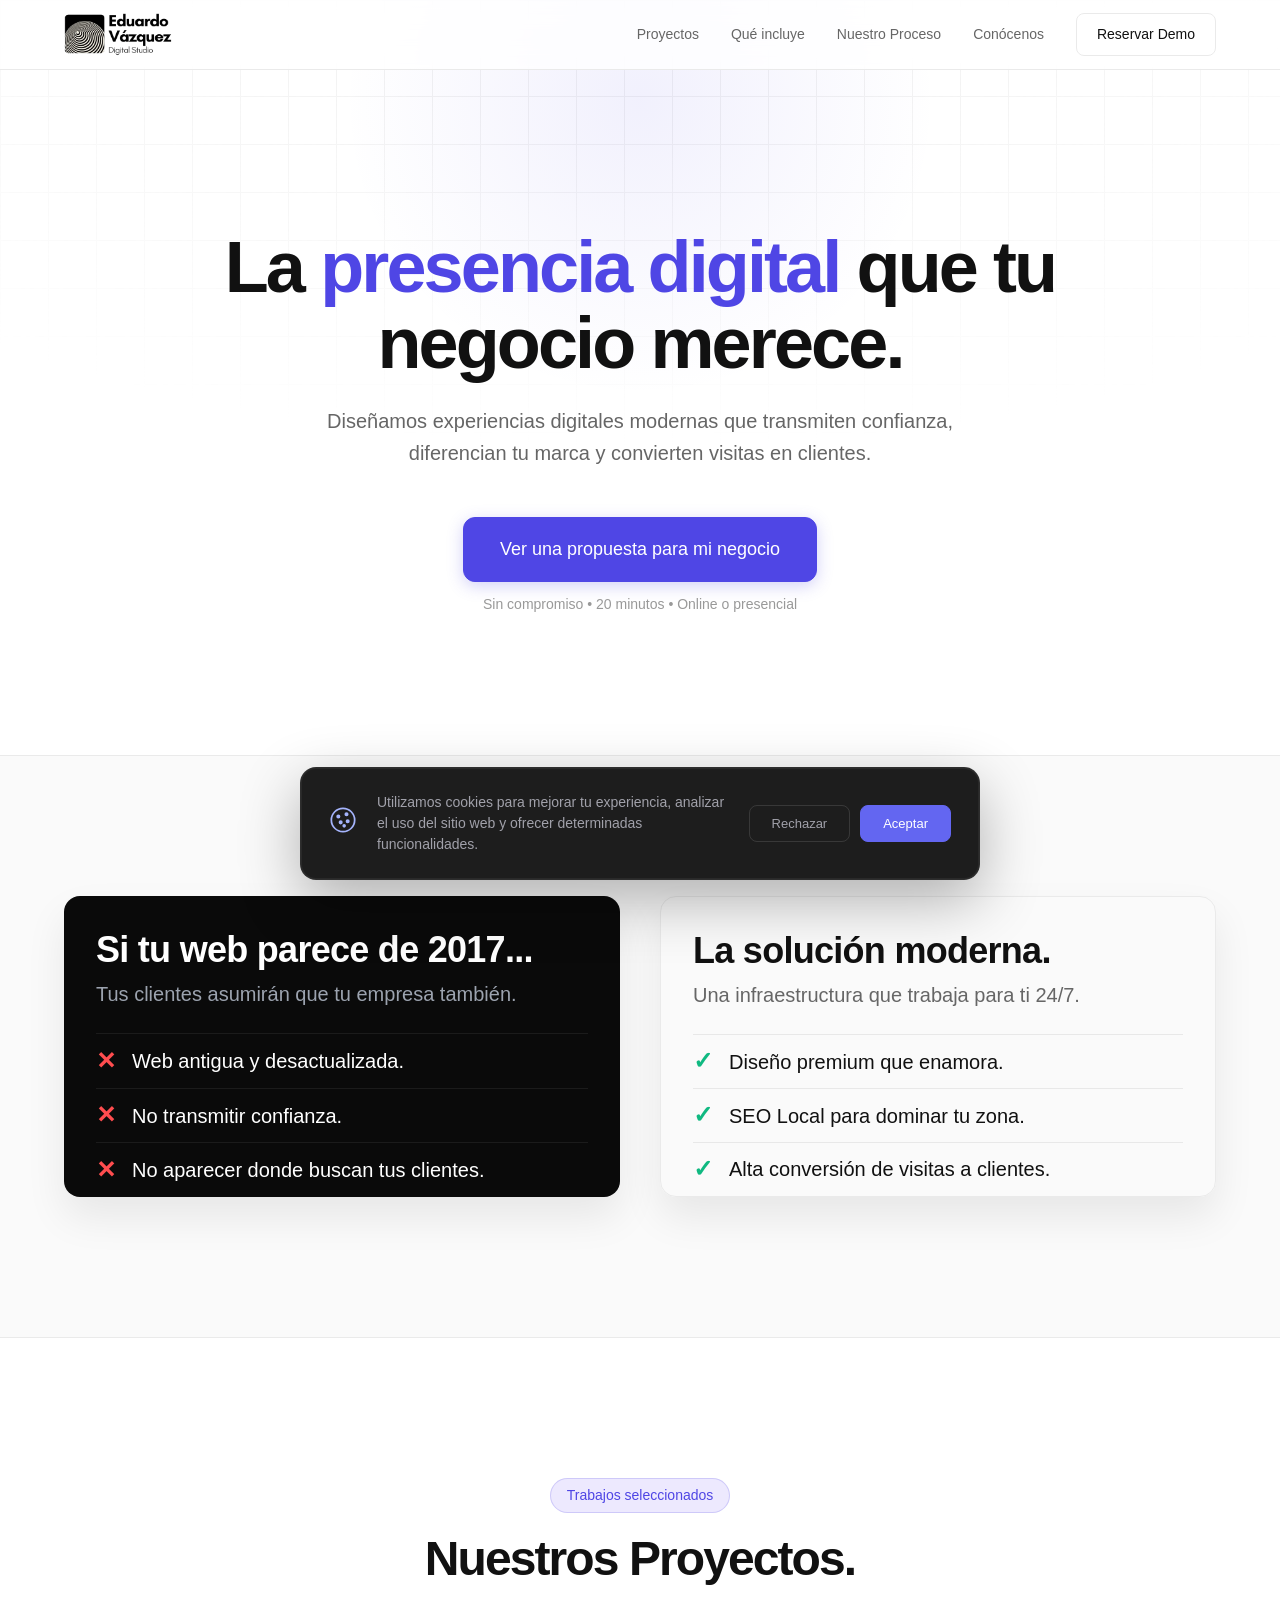
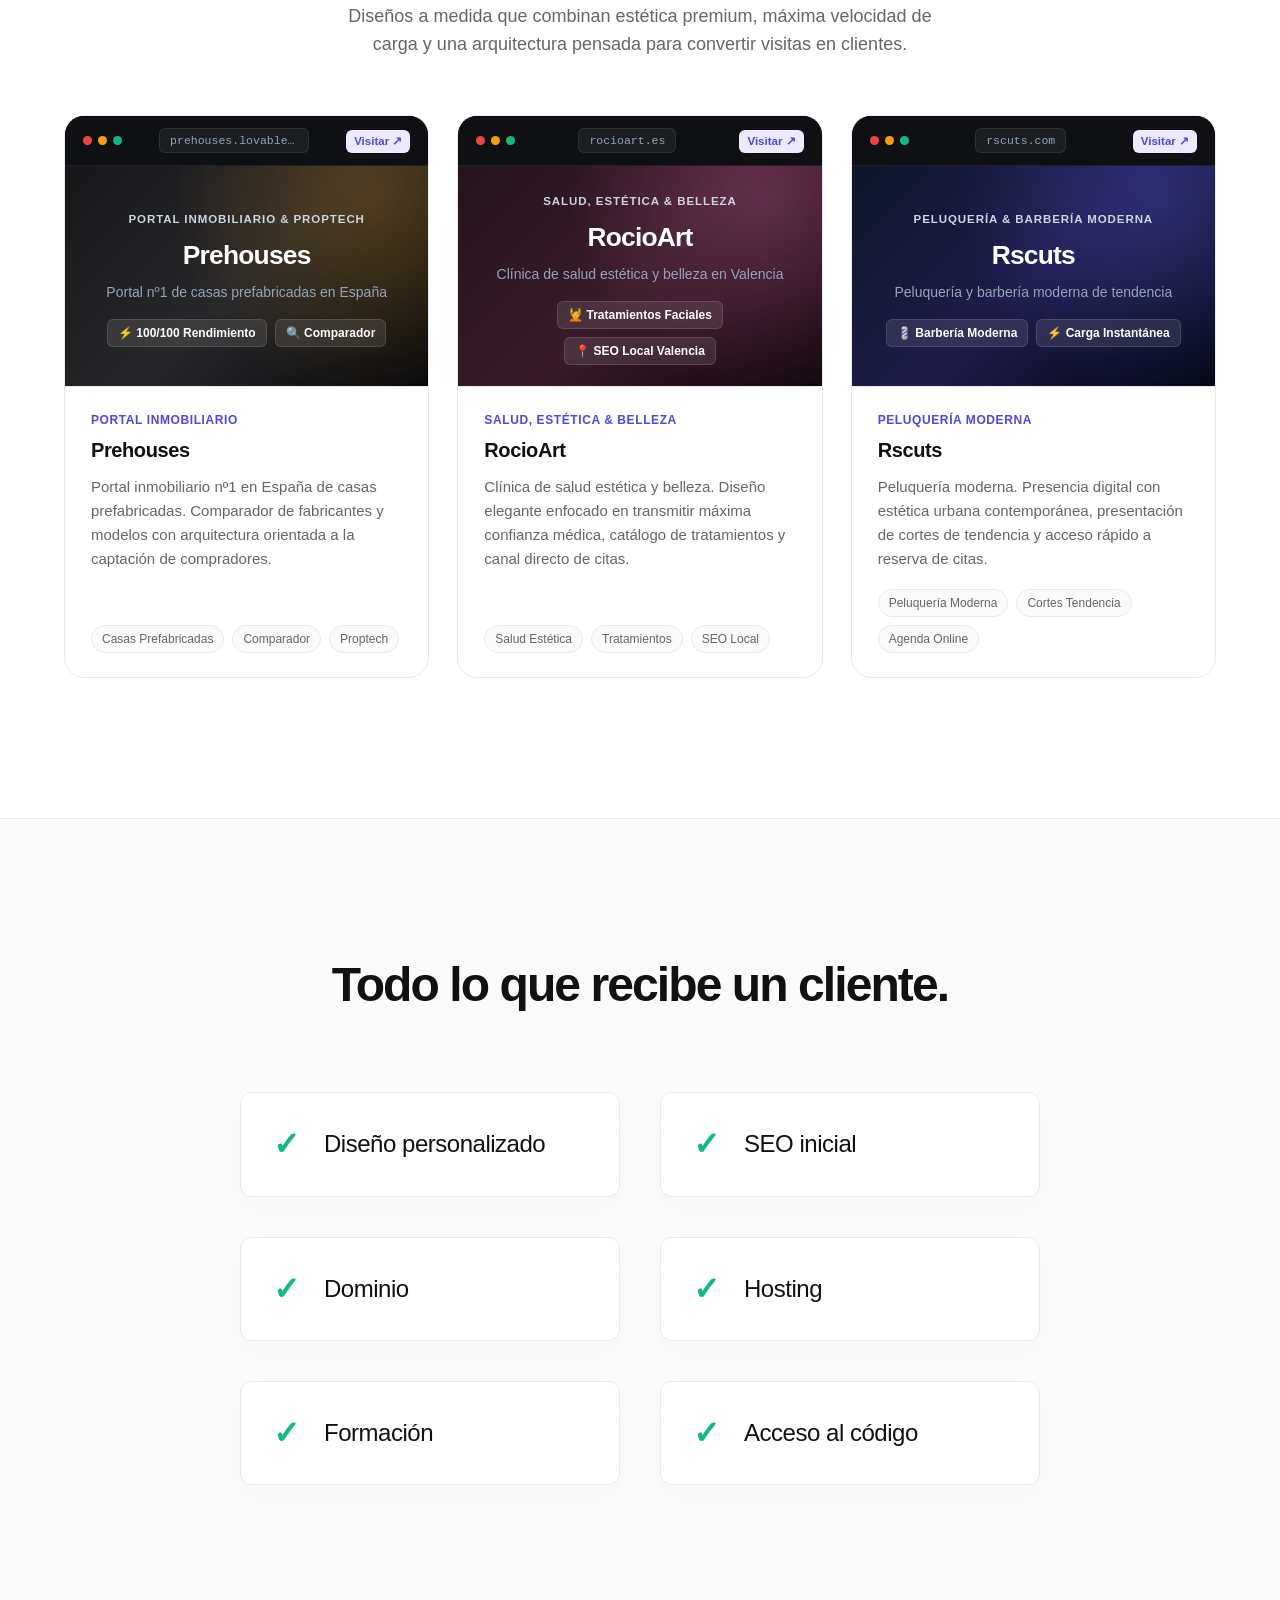
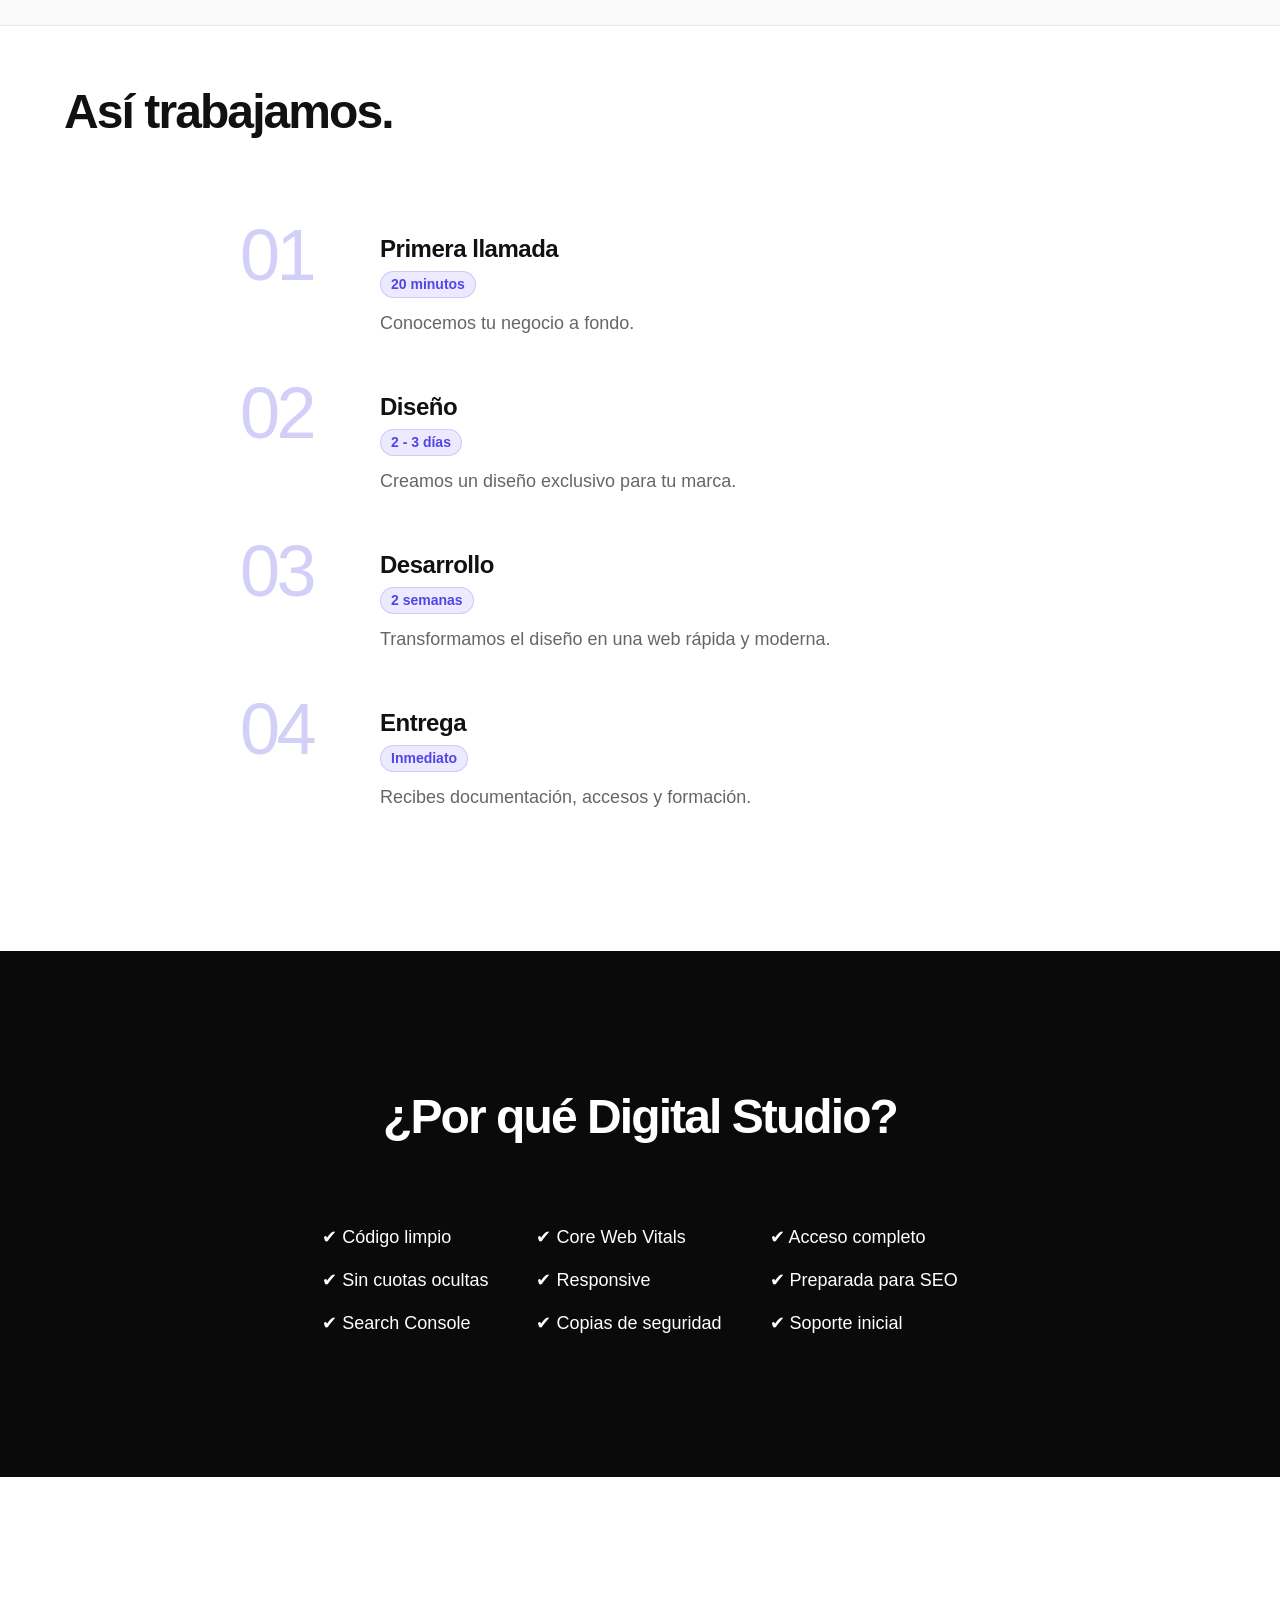
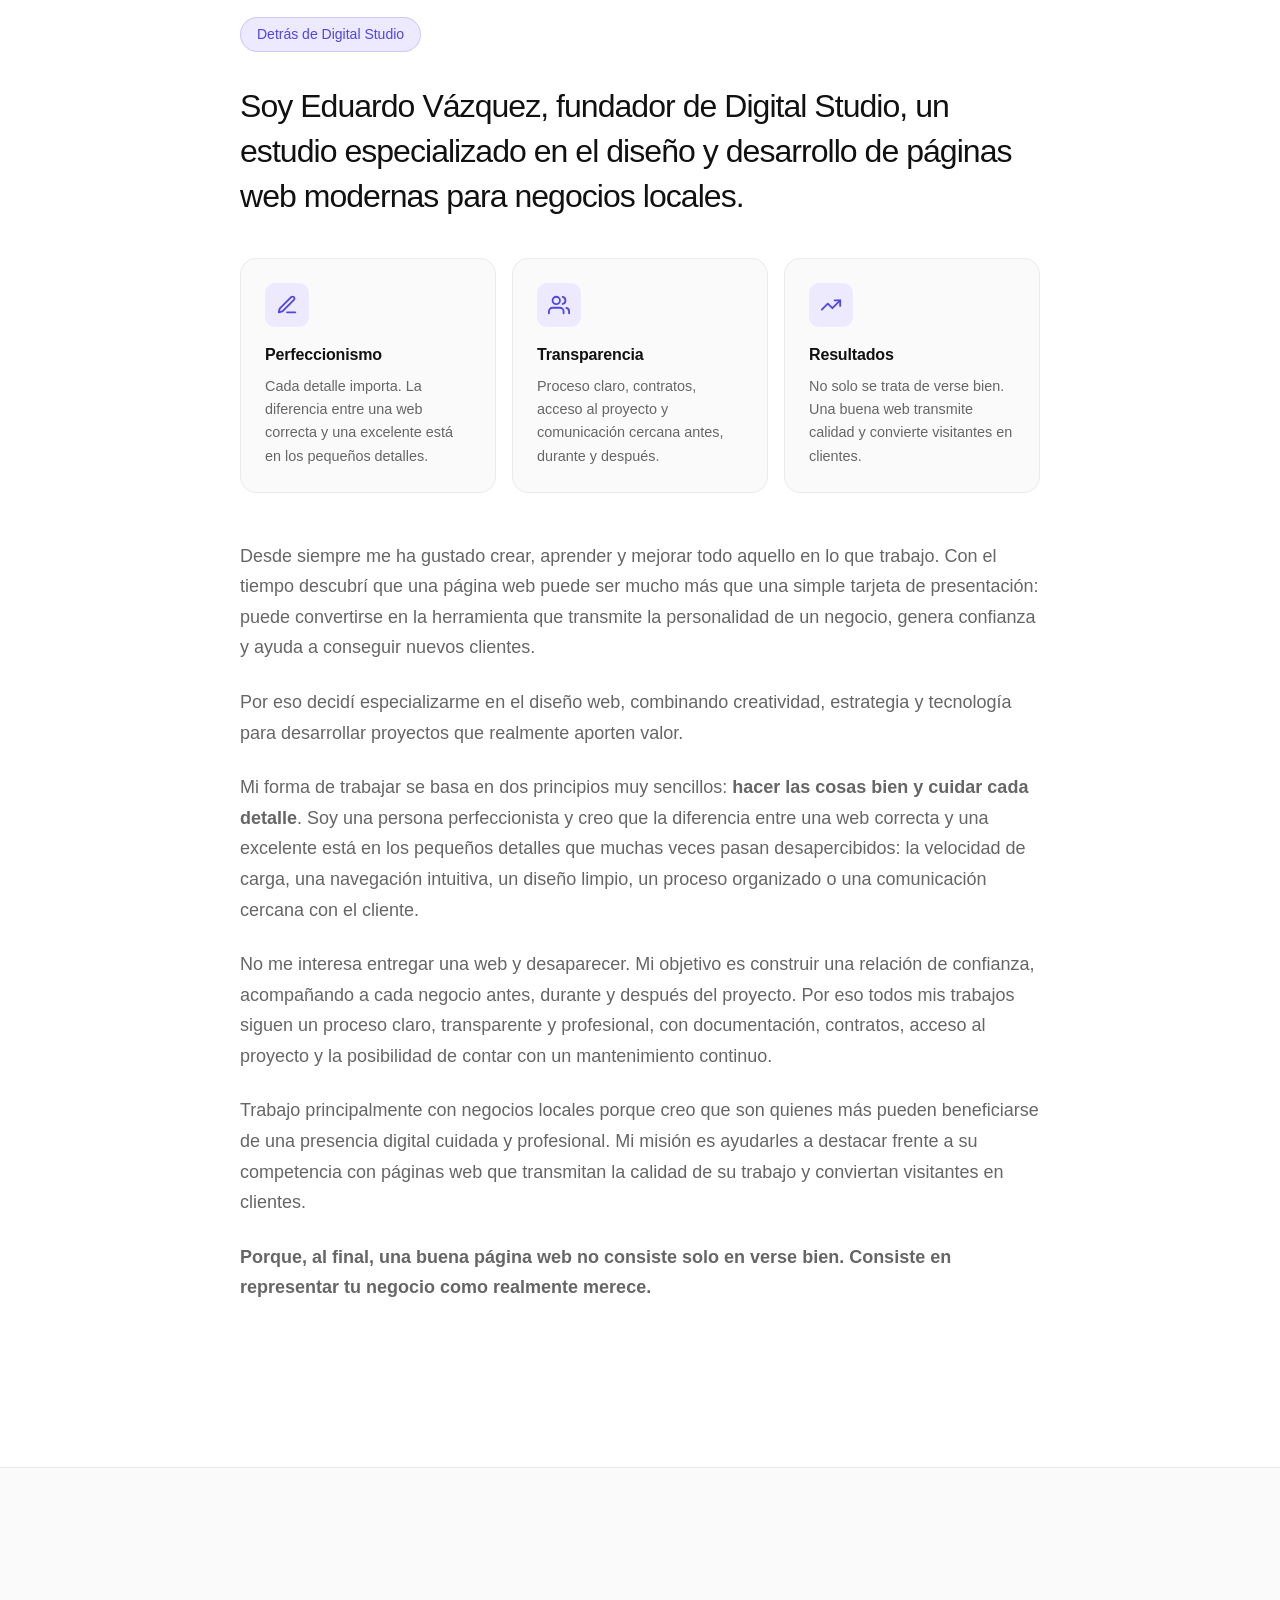
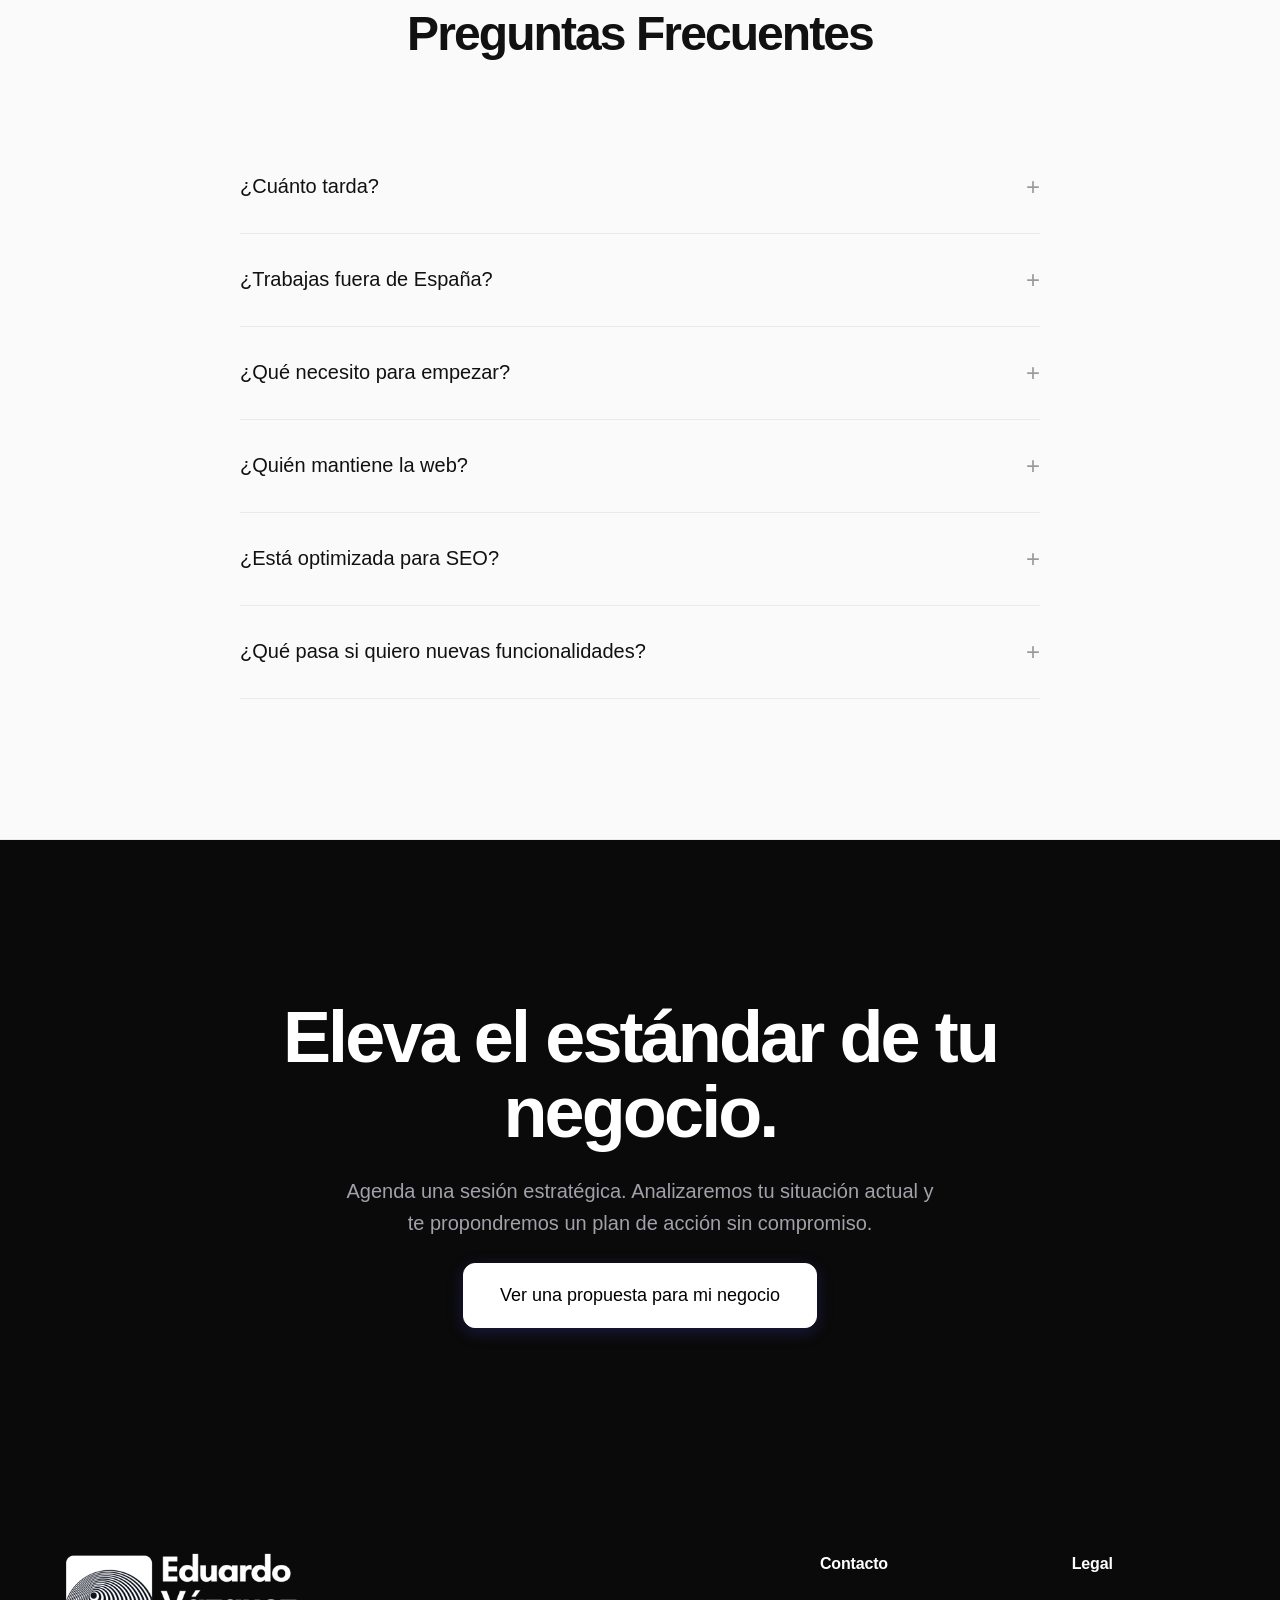
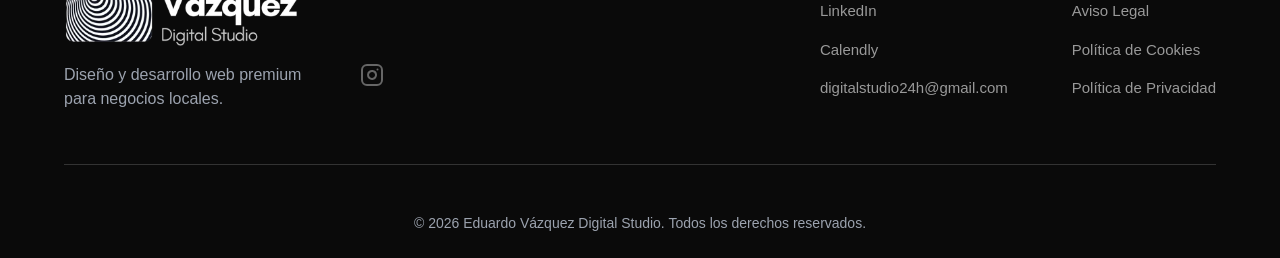
<file: index.html>
<!DOCTYPE html>
<html lang="es">
<head>
    <meta charset="UTF-8">
    <meta name="viewport" content="width=device-width, initial-scale=1.0">
    <title>Eduardo Vázquez | Digital Studio</title>
    <meta name="description" content="Diseño web de alto rendimiento para negocios locales. Diseñamos experiencias digitales modernas que transmiten confianza, diferencian tu marca y convierten visitas en clientes.">
    <link rel="preconnect" href="https://rsms.me/">
    <link rel="stylesheet" href="https://rsms.me/inter/inter.css">
    <link rel="stylesheet" href="style.css?v=7">
</head>
<body>
    <nav class="navbar">
        <div class="nav-container">
            <a href="#top" class="logo-link"><img src="logo_header.png" alt="Eduardo Vázquez" class="logo-img"></a>
            <button class="mobile-menu-toggle" aria-label="Abrir menú" id="mobile-menu-toggle">
                <svg viewBox="0 0 24 24" width="24" height="24" stroke="currentColor" stroke-width="2" fill="none" stroke-linecap="round" stroke-linejoin="round"><line x1="3" y1="12" x2="21" y2="12"></line><line x1="3" y1="6" x2="21" y2="6"></line><line x1="3" y1="18" x2="21" y2="18"></line></svg>
            </button>
            <div class="nav-links" id="nav-links">
                <a href="#proyectos" class="nav-link">Proyectos</a>
                <a href="#servicios" class="nav-link">Qué incluye</a>
                <a href="#proceso" class="nav-link">Nuestro Proceso</a>
                <a href="#conocenos" class="nav-link">Conócenos</a>
                <a href="https://calendly.com/digitalstudio24h/30min" target="_blank" rel="noopener noreferrer" class="btn btn-outline" id="btn-reservar-demo">Reservar Demo</a>
            </div>
        </div>
    </nav>

    <!-- 1. Hero -->
    <header id="top" class="hero section">
        <div class="container reveal">
            <h1 class="hero-title">
                La <span>presencia digital</span> que tu negocio merece.
            </h1>
            <p class="hero-subtitle">
                Diseñamos experiencias digitales modernas que transmiten confianza, diferencian tu marca y convierten visitas en clientes.
            </p>
            <div class="hero-cta" id="hero-cta">
                <a href="https://calendly.com/digitalstudio24h/30min" target="_blank" rel="noopener noreferrer" class="btn btn-primary btn-large">Ver una propuesta para mi negocio</a>
                <span class="cta-note">Sin compromiso • 20 minutos • Online o presencial</span>
            </div>
        </div>
    </header>

    <!-- 2. Problema vs Solución -->
    <section class="section bg-light border-y">
        <div class="container reveal">
            <div class="comparison-grid">
                <div class="comparison-col error-col bg-dark text-white p-8 rounded-lg shadow-xl">
                    <h2 class="text-3xl font-bold mb-4">Si tu web parece de 2017...</h2>
                    <p class="text-xl text-gray-400">Tus clientes asumirán que tu empresa también.</p>
                    <div class="comp-item"><span class="icon-x">✕</span> Web antigua y desactualizada.</div>
                    <div class="comp-item"><span class="icon-x">✕</span> No transmitir confianza.</div>
                    <div class="comp-item"><span class="icon-x">✕</span> No aparecer donde buscan tus clientes.</div>
                </div>
                <div class="comparison-col success-col p-8 bg-white rounded-lg shadow-xl border-smooth">
                    <h2 class="text-3xl font-bold mb-4">La solución moderna.</h2>
                    <p class="text-xl text-gray">Una infraestructura que trabaja para ti 24/7.</p>
                    <div class="comp-item"><span class="icon-check">✓</span> Diseño premium que enamora.</div>
                    <div class="comp-item"><span class="icon-check">✓</span> SEO Local para dominar tu zona.</div>
                    <div class="comp-item"><span class="icon-check">✓</span> Alta conversión de visitas a clientes.</div>
                </div>
            </div>
        </div>
    </section>

    <!-- 2.5 Nuestros Proyectos -->
    <section id="proyectos" class="section">
        <div class="container reveal">
            <div class="text-center section-header">
                <span class="badge">Trabajos seleccionados</span>
                <h2 class="section-title">Nuestros Proyectos.</h2>
                <p class="section-subtitle">
                    Diseños a medida que combinan estética premium, máxima velocidad de carga y una arquitectura pensada para convertir visitas en clientes.
                </p>
            </div>

            <div class="projects-grid">
                <!-- Proyecto 1: Prehouses -->
                <a href="https://prehouses.lovable.app/" target="_blank" rel="noopener noreferrer" class="project-card">
                    <div class="project-mockup">
                        <div class="mockup-topbar">
                            <div class="mockup-dots">
                                <span class="m-dot red"></span>
                                <span class="m-dot yellow"></span>
                                <span class="m-dot green"></span>
                            </div>
                            <div class="mockup-url">prehouses.lovable.app</div>
                            <div class="mockup-action">
                                <span class="visit-badge">Visitar ↗</span>
                            </div>
                        </div>
                        <div class="project-screen bg-prehouses">
                            <div class="project-screen-content">
                                <span class="screen-tag">Portal Inmobiliario & Proptech</span>
                                <h4>Prehouses</h4>
                                <p>Portal nº1 de casas prefabricadas en España</p>
                                <div class="screen-metrics">
                                    <div class="metric-pill">⚡ 100/100 Rendimiento</div>
                                    <div class="metric-pill">🔍 Comparador</div>
                                </div>
                            </div>
                        </div>
                    </div>
                    <div class="project-details">
                        <div>
                            <span class="project-category">Portal Inmobiliario</span>
                            <h3 class="project-name">Prehouses</h3>
                            <p class="project-desc">Portal inmobiliario nº1 en España de casas prefabricadas. Comparador de fabricantes y modelos con arquitectura orientada a la captación de compradores.</p>
                        </div>
                        <div class="project-tags">
                            <span class="p-tag">Casas Prefabricadas</span>
                            <span class="p-tag">Comparador</span>
                            <span class="p-tag">Proptech</span>
                        </div>
                    </div>
                </a>

                <!-- Proyecto 2: RocioArt -->
                <a href="https://rocioart.es/" target="_blank" rel="noopener noreferrer" class="project-card">
                    <div class="project-mockup">
                        <div class="mockup-topbar">
                            <div class="mockup-dots">
                                <span class="m-dot red"></span>
                                <span class="m-dot yellow"></span>
                                <span class="m-dot green"></span>
                            </div>
                            <div class="mockup-url">rocioart.es</div>
                            <div class="mockup-action">
                                <span class="visit-badge">Visitar ↗</span>
                            </div>
                        </div>
                        <div class="project-screen bg-rocioart">
                            <div class="project-screen-content">
                                <span class="screen-tag">Salud, Estética & Belleza</span>
                                <h4>RocioArt</h4>
                                <p>Clínica de salud estética y belleza en Valencia</p>
                                <div class="screen-metrics">
                                    <div class="metric-pill">💆 Tratamientos Faciales</div>
                                    <div class="metric-pill">📍 SEO Local Valencia</div>
                                </div>
                            </div>
                        </div>
                    </div>
                    <div class="project-details">
                        <div>
                            <span class="project-category">Salud, Estética & Belleza</span>
                            <h3 class="project-name">RocioArt</h3>
                            <p class="project-desc">Clínica de salud estética y belleza. Diseño elegante enfocado en transmitir máxima confianza médica, catálogo de tratamientos y canal directo de citas.</p>
                        </div>
                        <div class="project-tags">
                            <span class="p-tag">Salud Estética</span>
                            <span class="p-tag">Tratamientos</span>
                            <span class="p-tag">SEO Local</span>
                        </div>
                    </div>
                </a>

                <!-- Proyecto 3: Rscuts -->
                <a href="https://rscuts.com/" target="_blank" rel="noopener noreferrer" class="project-card">
                    <div class="project-mockup">
                        <div class="mockup-topbar">
                            <div class="mockup-dots">
                                <span class="m-dot red"></span>
                                <span class="m-dot yellow"></span>
                                <span class="m-dot green"></span>
                            </div>
                            <div class="mockup-url">rscuts.com</div>
                            <div class="mockup-action">
                                <span class="visit-badge">Visitar ↗</span>
                            </div>
                        </div>
                        <div class="project-screen bg-rscuts">
                            <div class="project-screen-content">
                                <span class="screen-tag">Peluquería & Barbería Moderna</span>
                                <h4>Rscuts</h4>
                                <p>Peluquería y barbería moderna de tendencia</p>
                                <div class="screen-metrics">
                                    <div class="metric-pill">💈 Barbería Moderna</div>
                                    <div class="metric-pill">⚡ Carga Instantánea</div>
                                </div>
                            </div>
                        </div>
                    </div>
                    <div class="project-details">
                        <div>
                            <span class="project-category">Peluquería Moderna</span>
                            <h3 class="project-name">Rscuts</h3>
                            <p class="project-desc">Peluquería moderna. Presencia digital con estética urbana contemporánea, presentación de cortes de tendencia y acceso rápido a reserva de citas.</p>
                        </div>
                        <div class="project-tags">
                            <span class="p-tag">Peluquería Moderna</span>
                            <span class="p-tag">Cortes Tendencia</span>
                            <span class="p-tag">Agenda Online</span>
                        </div>
                    </div>
                </a>
            </div>
        </div>
    </section>

    <!-- 3. Entregables -->
    <section id="servicios" class="section bg-light border-y">
        <div class="container reveal">
            <h2 class="section-title text-center">Todo lo que recibe un cliente.</h2>
            <div class="deliverables-clean-grid">
                <div class="deliverable-item">
                    <span class="icon-check green">✓</span>
                    <h3>Diseño personalizado</h3>
                </div>
                <div class="deliverable-item">
                    <span class="icon-check green">✓</span>
                    <h3>SEO inicial</h3>
                </div>
                <div class="deliverable-item">
                    <span class="icon-check green">✓</span>
                    <h3>Dominio</h3>
                </div>
                <div class="deliverable-item">
                    <span class="icon-check green">✓</span>
                    <h3>Hosting</h3>
                </div>
                <div class="deliverable-item">
                    <span class="icon-check green">✓</span>
                    <h3>Formación</h3>
                </div>
                <div class="deliverable-item">
                    <span class="icon-check green">✓</span>
                    <h3>Acceso al código</h3>
                </div>
            </div>
        </div>
    </section>


    <!-- 4. Timeline -->
    <section id="proceso" class="section" style="padding-top: 60px;">
        <div class="container reveal">
            <h2 class="section-title">Así trabajamos.</h2>
            <div class="timeline">
                <div class="timeline-item">
                    <div class="step-num">01</div>
                    <div class="step-content">
                        <h3>Primera llamada</h3>
                        <span class="step-time">20 minutos</span>
                        <p>Conocemos tu negocio a fondo.</p>
                    </div>
                </div>
                <div class="timeline-item">
                    <div class="step-num">02</div>
                    <div class="step-content">
                        <h3>Diseño</h3>
                        <span class="step-time">2 - 3 días</span>
                        <p>Creamos un diseño exclusivo para tu marca.</p>
                    </div>
                </div>
                <div class="timeline-item">
                    <div class="step-num">03</div>
                    <div class="step-content">
                        <h3>Desarrollo</h3>
                        <span class="step-time">2 semanas</span>
                        <p>Transformamos el diseño en una web rápida y moderna.</p>
                    </div>
                </div>
                <div class="timeline-item">
                    <div class="step-num">04</div>
                    <div class="step-content">
                        <h3>Entrega</h3>
                        <span class="step-time">Inmediato</span>
                        <p>Recibes documentación, accesos y formación.</p>
                    </div>
                </div>
            </div>
        </div>
    </section>

    <!-- Portfolio section removed -->

    <!-- 6. Por qué Digital Studio -->
    <section class="section bg-dark text-white text-center">
        <div class="container reveal">
            <h2 class="section-title">¿Por qué Digital Studio?</h2>
            <div class="benefits-grid">
                <div class="benefit-item">✔ Código limpio</div>
                <div class="benefit-item">✔ Core Web Vitals</div>
                <div class="benefit-item">✔ Acceso completo</div>
                <div class="benefit-item">✔ Sin cuotas ocultas</div>
                <div class="benefit-item">✔ Responsive</div>
                <div class="benefit-item">✔ Preparada para SEO</div>
                <div class="benefit-item">✔ Search Console</div>
                <div class="benefit-item">✔ Copias de seguridad</div>
                <div class="benefit-item">✔ Soporte inicial</div>
            </div>
        </div>
    </section>

    <!-- 7. Sobre Mí -->
    <section id="conocenos" class="section">
        <div class="container reveal">
            <div class="about-wrapper">
                <div class="about-content-col">
                    <span class="badge">Detrás de Digital Studio</span>
                    <h2>Soy Eduardo Vázquez, fundador de Digital Studio, un estudio especializado en el diseño y desarrollo de páginas web modernas para negocios locales.</h2>

                    <div class="values-grid">
                        <div class="value-card">
                            <div class="value-icon">
                                <svg width="22" height="22" viewBox="0 0 24 24" fill="none" stroke="currentColor" stroke-width="2" stroke-linecap="round" stroke-linejoin="round"><path d="M12 20h9"/><path d="M16.5 3.5a2.121 2.121 0 0 1 3 3L7 19l-4 1 1-4L16.5 3.5z"/></svg>
                            </div>
                            <h4>Perfeccionismo</h4>
                            <p>Cada detalle importa. La diferencia entre una web correcta y una excelente está en los pequeños detalles.</p>
                        </div>
                        <div class="value-card">
                            <div class="value-icon">
                                <svg width="22" height="22" viewBox="0 0 24 24" fill="none" stroke="currentColor" stroke-width="2" stroke-linecap="round" stroke-linejoin="round"><path d="M17 21v-2a4 4 0 0 0-4-4H5a4 4 0 0 0-4 4v2"/><circle cx="9" cy="7" r="4"/><path d="M23 21v-2a4 4 0 0 0-3-3.87"/><path d="M16 3.13a4 4 0 0 1 0 7.75"/></svg>
                            </div>
                            <h4>Transparencia</h4>
                            <p>Proceso claro, contratos, acceso al proyecto y comunicación cercana antes, durante y después.</p>
                        </div>
                        <div class="value-card">
                            <div class="value-icon">
                                <svg width="22" height="22" viewBox="0 0 24 24" fill="none" stroke="currentColor" stroke-width="2" stroke-linecap="round" stroke-linejoin="round"><polyline points="22 7 13.5 15.5 8.5 10.5 2 17"/><polyline points="16 7 22 7 22 13"/></svg>
                            </div>
                            <h4>Resultados</h4>
                            <p>No solo se trata de verse bien. Una buena web transmite calidad y convierte visitantes en clientes.</p>
                        </div>
                    </div>

                    <p>Desde siempre me ha gustado crear, aprender y mejorar todo aquello en lo que trabajo. Con el tiempo descubrí que una página web puede ser mucho más que una simple tarjeta de presentación: puede convertirse en la herramienta que transmite la personalidad de un negocio, genera confianza y ayuda a conseguir nuevos clientes.</p>
                    
                    <p>Por eso decidí especializarme en el diseño web, combinando creatividad, estrategia y tecnología para desarrollar proyectos que realmente aporten valor.</p>
                    
                    <p>Mi forma de trabajar se basa en dos principios muy sencillos: <strong>hacer las cosas bien y cuidar cada detalle</strong>. Soy una persona perfeccionista y creo que la diferencia entre una web correcta y una excelente está en los pequeños detalles que muchas veces pasan desapercibidos: la velocidad de carga, una navegación intuitiva, un diseño limpio, un proceso organizado o una comunicación cercana con el cliente.</p>
                    
                    <p>No me interesa entregar una web y desaparecer. Mi objetivo es construir una relación de confianza, acompañando a cada negocio antes, durante y después del proyecto. Por eso todos mis trabajos siguen un proceso claro, transparente y profesional, con documentación, contratos, acceso al proyecto y la posibilidad de contar con un mantenimiento continuo.</p>
                    
                    <p>Trabajo principalmente con negocios locales porque creo que son quienes más pueden beneficiarse de una presencia digital cuidada y profesional. Mi misión es ayudarles a destacar frente a su competencia con páginas web que transmitan la calidad de su trabajo y conviertan visitantes en clientes.</p>
                    
                    <p class="text-strong mt-4">Porque, al final, una buena página web no consiste solo en verse bien. Consiste en representar tu negocio como realmente merece.</p>
                </div>
            </div>
        </div>
    </section>

    <!-- 8. FAQ -->
    <section class="section bg-light border-y">
        <div class="container reveal">
            <h2 class="section-title text-center">Preguntas Frecuentes</h2>
            <div class="faq-list">

                <div class="faq-item">
                    <button class="faq-question">¿Cuánto tarda? <span class="faq-icon">+</span></button>
                    <div class="faq-answer"><p>Dependiendo de la complejidad, un proyecto estándar suele estar listo entre 2 y 4 semanas desde la presentación del diseño.</p></div>
                </div>
                <div class="faq-item">
                    <button class="faq-question">¿Trabajas fuera de España? <span class="faq-icon">+</span></button>
                    <div class="faq-answer"><p>Sí. Trabajamos de forma completamente online, utilizando videollamadas y herramientas asíncronas para atender clientes en cualquier país.</p></div>
                </div>
                <div class="faq-item">
                    <button class="faq-question">¿Qué necesito para empezar? <span class="faq-icon">+</span></button>
                    <div class="faq-answer"><p>Solo necesitamos que agendes una llamada. Nosotros te guiaremos en todo el proceso y te solicitaremos el material básico (logo, textos base, fotos) cuando sea necesario.</p></div>
                </div>
                <div class="faq-item">
                    <button class="faq-question">¿Quién mantiene la web? <span class="faq-icon">+</span></button>
                    <div class="faq-answer"><p>Tú decides. Tienes control total sobre el código y el servidor. Si prefieres no preocuparte, ofrecemos planes de mantenimiento opcionales.</p></div>
                </div>

                <div class="faq-item">
                    <button class="faq-question">¿Está optimizada para SEO? <span class="faq-icon">+</span></button>
                    <div class="faq-answer"><p>Absolutamente. Incluimos SEO técnico, estructuración correcta, metadatos, conexión con Google Search Console y optimización de velocidad extrema (Core Web Vitals) por defecto.</p></div>
                </div>
                <div class="faq-item">
                    <button class="faq-question">¿Qué pasa si quiero nuevas funcionalidades? <span class="faq-icon">+</span></button>
                    <div class="faq-answer"><p>Al entregarte una web a medida y sin plantillas, escalar no es un problema. Puedes contactarnos en cualquier momento para añadir nuevas secciones o funciones bajo un presupuesto acordado.</p></div>
                </div>
            </div>
        </div>
    </section>

    <!-- 9. CTA Final -->
    <section id="contacto" class="section cta-section bg-dark text-white text-center">
        <div class="container reveal">
            <h2 class="hero-title">Eleva el estándar de tu negocio.</h2>
            <p class="cta-text">Agenda una sesión estratégica. Analizaremos tu situación actual y te propondremos un plan de acción sin compromiso.</p>
            <div class="flex-center mt-4">
                <a href="https://calendly.com/digitalstudio24h/30min" target="_blank" rel="noopener noreferrer" class="btn btn-primary btn-large btn-inverted">Ver una propuesta para mi negocio</a>
            </div>
        </div>
    </section>

    <!-- Footer Mejorado -->
    <footer class="footer bg-dark text-white">
        <div class="container footer-content">
            <div class="footer-col compact-footer-col">
                <img src="logo-horizontal.png" class="footer-logo-img mb-4" alt="Digital Studio Logo">
                <div class="footer-note-wrap">
                    <p class="footer-note text-gray-400">Diseño y desarrollo web premium<br>para negocios locales.</p>
                    <a href="https://www.instagram.com/digitalstudioev/" target="_blank" rel="noopener noreferrer" class="social-icon" aria-label="Instagram">
                        <svg xmlns="http://www.w3.org/2000/svg" width="24" height="24" viewBox="0 0 24 24" fill="none" stroke="currentColor" stroke-width="2" stroke-linecap="round" stroke-linejoin="round"><rect x="2" y="2" width="20" height="20" rx="5" ry="5"></rect><path d="M16 11.37A4 4 0 1 1 12.63 8 4 4 0 0 1 16 11.37z"></path><line x1="17.5" y1="6.5" x2="17.51" y2="6.5"></line></svg>
                    </a>
                </div>
            </div>
            <div class="footer-links-grid">
                <div class="footer-link-group">
                    <h4>Contacto</h4>
                    <a href="https://www.linkedin.com/in/eduardo-vazquez-ricarte-28645b257/?skipRedirect=true" target="_blank" rel="noopener noreferrer">LinkedIn</a>
                    <a href="https://calendly.com/digitalstudio24h/30min" target="_blank" rel="noopener noreferrer">Calendly</a>
                    <a href="mailto:digitalstudio24h@gmail.com">digitalstudio24h@gmail.com</a>
                </div>
                <div class="footer-link-group">
                    <h4>Legal</h4>
                    <a href="aviso-legal.html">Aviso Legal</a>
                    <a href="politica-cookies.html">Política de Cookies</a>
                    <a href="politica-privacidad.html">Política de Privacidad</a>
                </div>
            </div>
        </div>
        <div class="container">
            <div class="footer-bottom text-center text-gray-400 mt-8 pt-8 border-t-dark">
                © 2026 Eduardo Vázquez Digital Studio. Todos los derechos reservados.
            </div>
        </div>
    </footer>

    <!-- Cookie Consent Banner -->
    <div id="cookie-banner" class="cookie-banner">
        <div class="cookie-content">
            <div class="cookie-icon">
                <svg width="28" height="28" viewBox="0 0 24 24" fill="none" stroke="currentColor" stroke-width="1.5" stroke-linecap="round" stroke-linejoin="round">
                    <circle cx="12" cy="12" r="10"/>
                    <circle cx="8" cy="9" r="1" fill="currentColor"/>
                    <circle cx="15" cy="7" r="1" fill="currentColor"/>
                    <circle cx="10" cy="14" r="1" fill="currentColor"/>
                    <circle cx="16" cy="13" r="1" fill="currentColor"/>
                    <circle cx="13" cy="17" r="0.8" fill="currentColor"/>
                </svg>
            </div>
            <p class="cookie-text">Utilizamos cookies para mejorar tu experiencia, analizar el uso del sitio web y ofrecer determinadas funcionalidades.</p>
            <div class="cookie-actions">
                <button id="cookie-reject" class="cookie-btn cookie-btn-reject" onclick="document.getElementById('cookie-banner').style.display='none';">Rechazar</button>
                <button id="cookie-accept" class="cookie-btn cookie-btn-accept" onclick="document.getElementById('cookie-banner').style.display='none';">Aceptar</button>
            </div>
        </div>
    </div>

    <script src="script.js?v=1.3"></script>
</body>
</html>
</file>
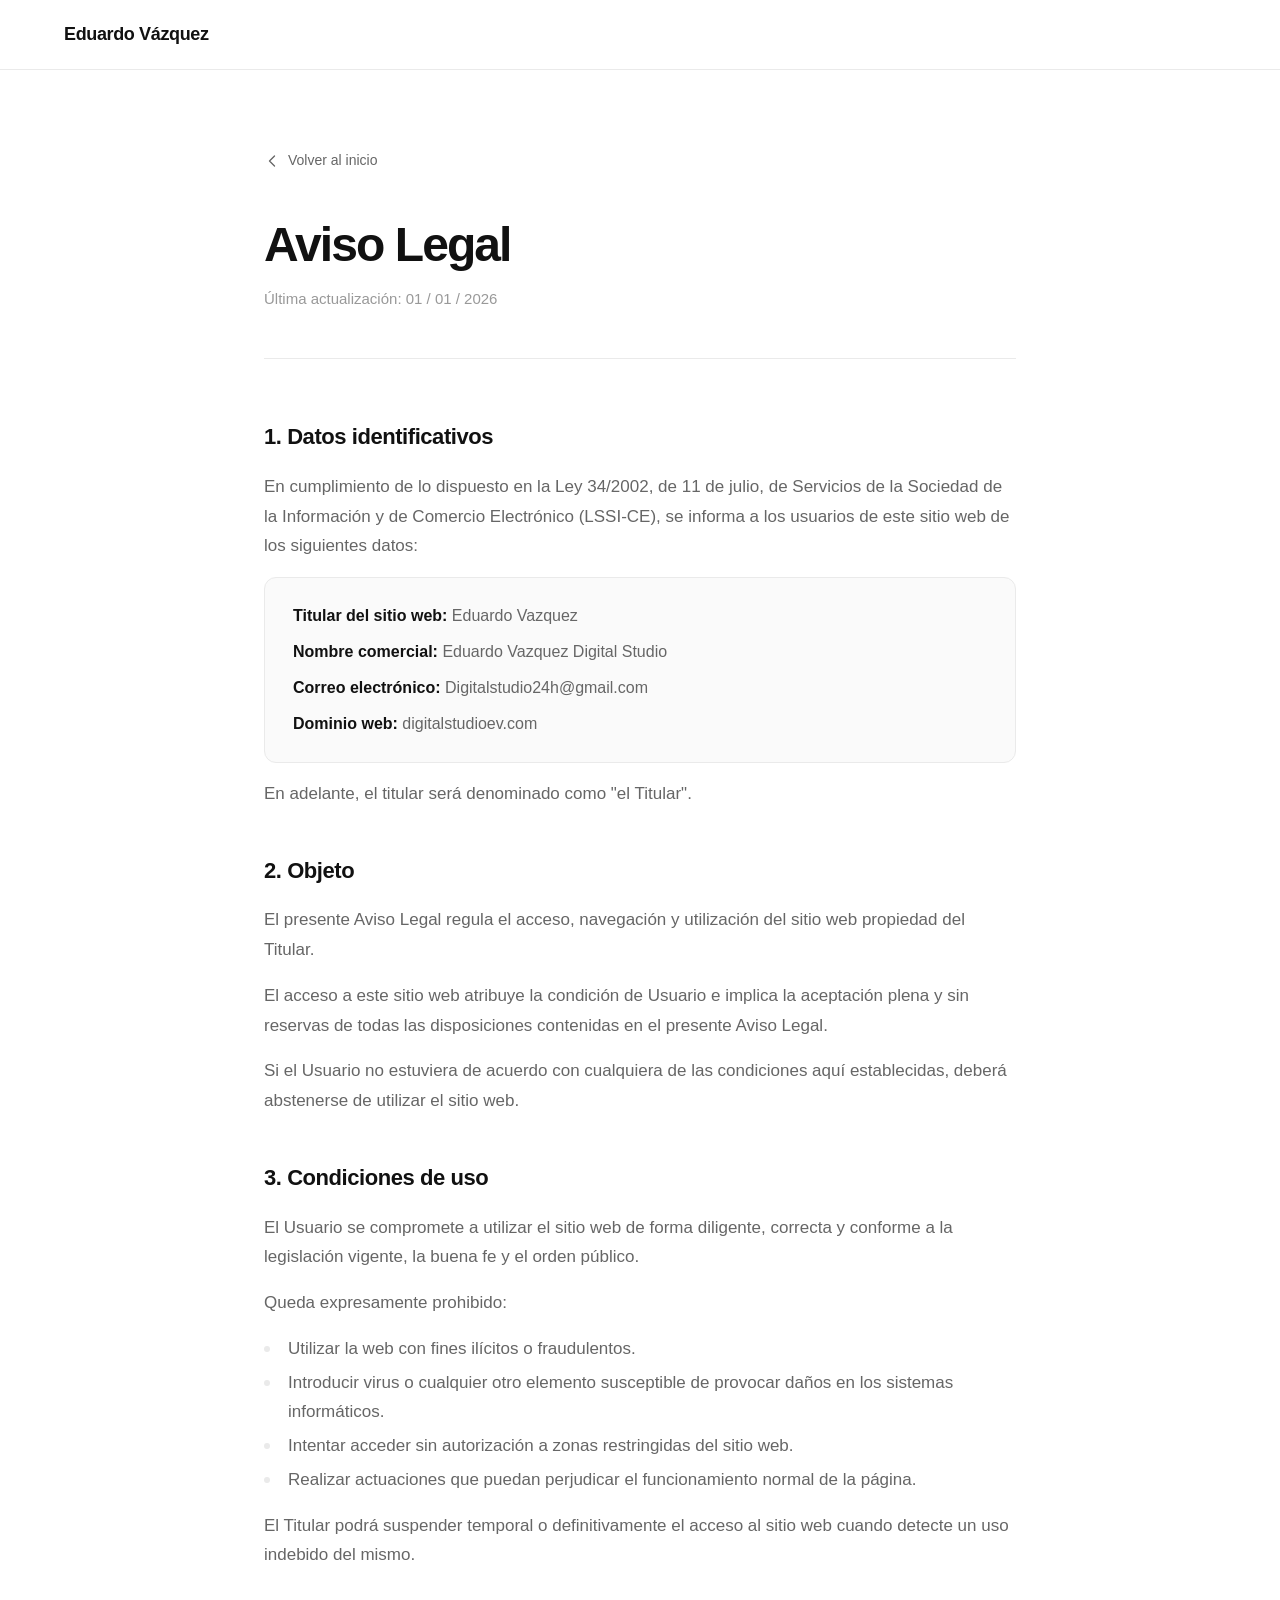
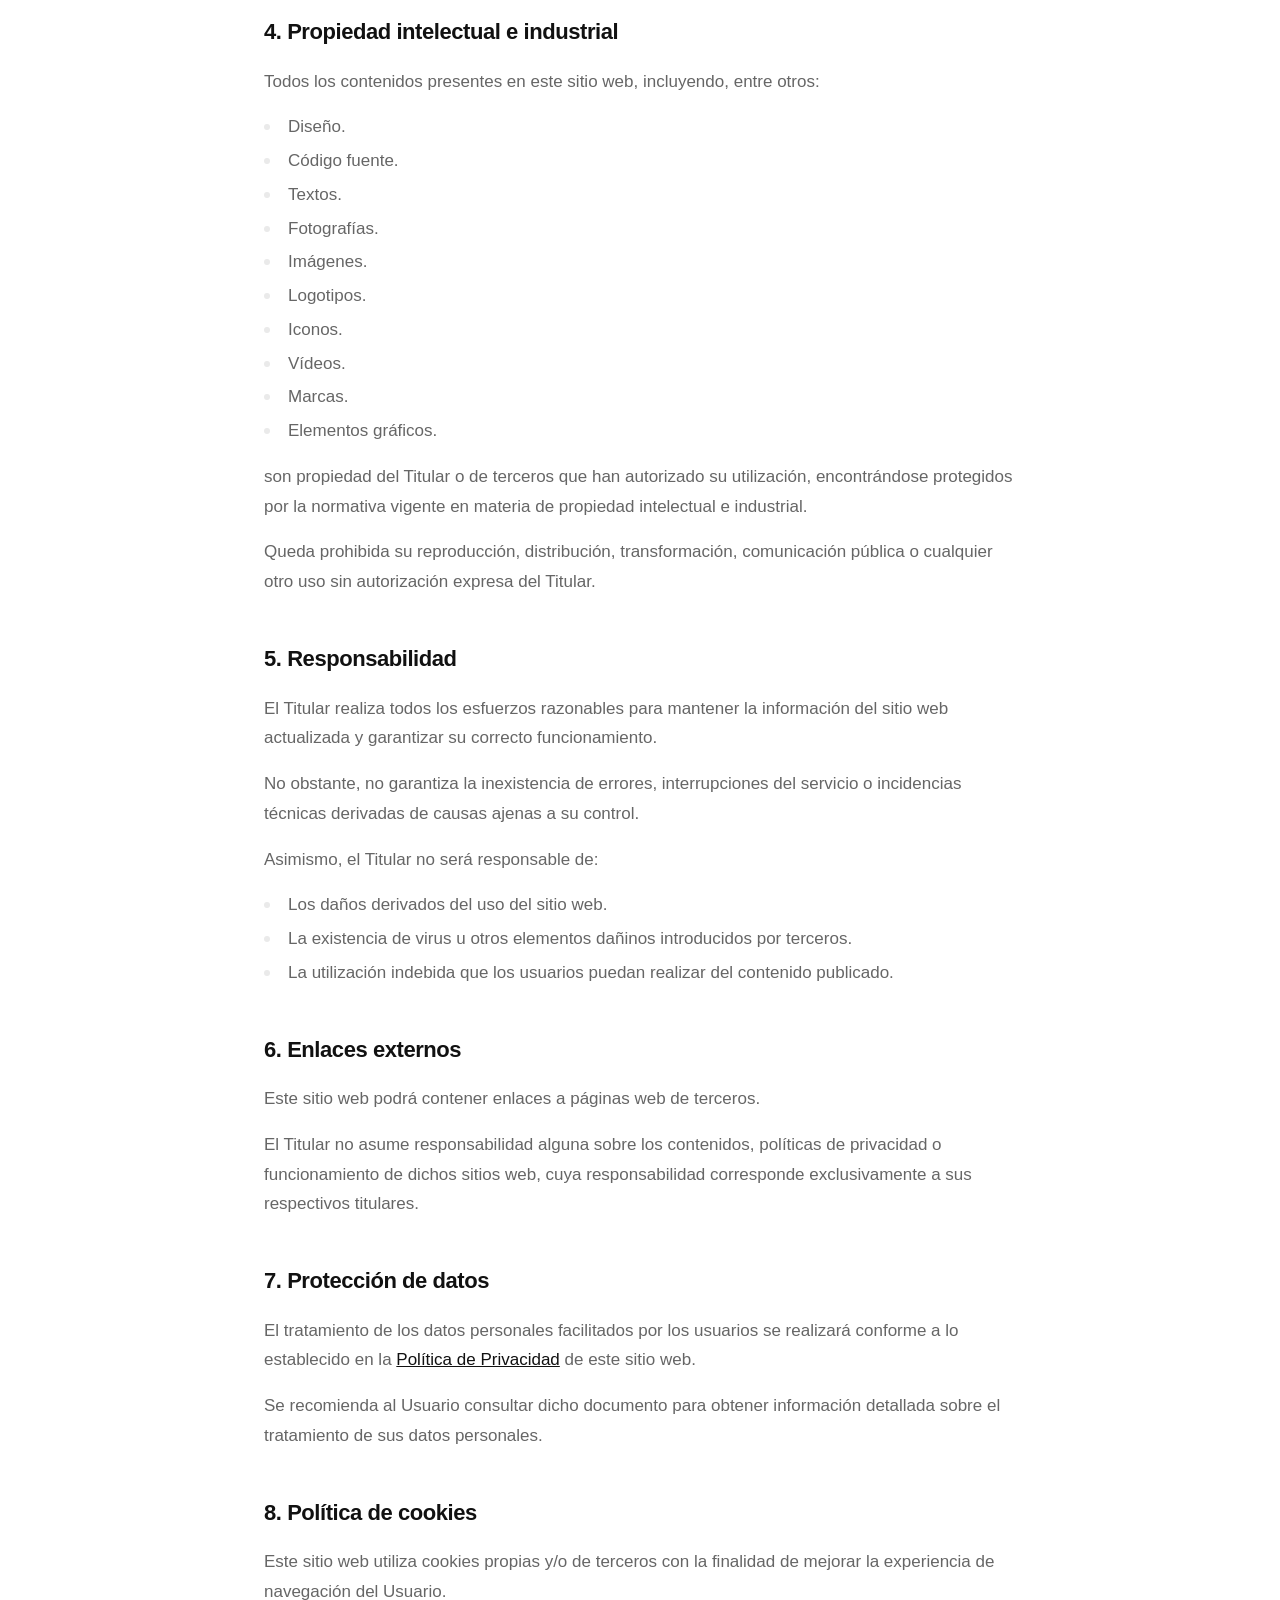
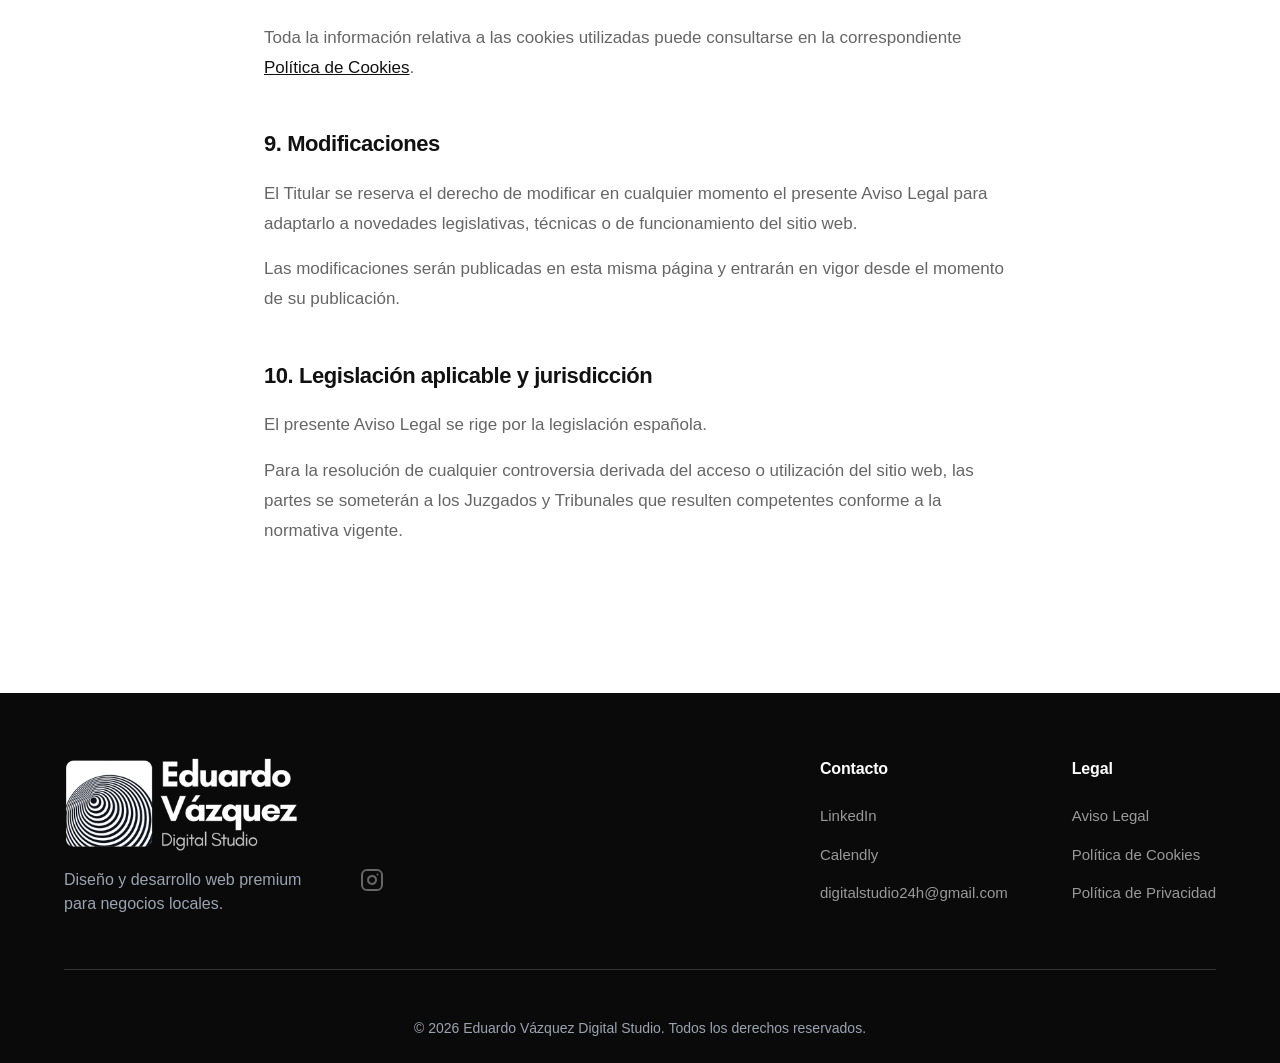
<file: aviso-legal.html>
<!DOCTYPE html>
<html lang="es">
<head>
    <meta charset="UTF-8">
    <meta name="viewport" content="width=device-width, initial-scale=1.0">
    <title>Aviso Legal | Eduardo Vázquez Digital Studio</title>
    <meta name="description" content="Aviso Legal del sitio web de Eduardo Vázquez Digital Studio. Información sobre las condiciones de uso, propiedad intelectual y responsabilidades.">
    <link rel="preconnect" href="https://rsms.me/">
    <link rel="stylesheet" href="https://rsms.me/inter/inter.css">
    <link rel="stylesheet" href="style.css">
    <style>
        /* Legal Page Specific Styles */
        .legal-page {
            padding-top: calc(var(--nav-height) + 80px);
            padding-bottom: 100px;
        }

        .legal-container {
            max-width: 800px;
            margin: 0 auto;
            padding: 0 24px;
        }

        .legal-header {
            margin-bottom: 64px;
            padding-bottom: 48px;
            border-bottom: 1px solid var(--border-color);
        }

        .legal-title {
            font-size: 3rem;
            font-weight: 700;
            letter-spacing: -0.04em;
            line-height: 1.1;
            margin-bottom: 16px;
            color: var(--text-primary);
        }

        .legal-date {
            font-size: 0.9375rem;
            color: var(--text-tertiary);
            font-weight: 400;
        }

        .legal-section {
            margin-bottom: 48px;
        }

        .legal-section h2 {
            font-size: 1.375rem;
            font-weight: 600;
            letter-spacing: -0.02em;
            color: var(--text-primary);
            margin-bottom: 20px;
            line-height: 1.3;
        }

        .legal-section p {
            font-size: 1.0625rem;
            color: var(--text-secondary);
            line-height: 1.75;
            margin-bottom: 16px;
        }

        .legal-section ul {
            list-style: none;
            padding: 0;
            margin: 0 0 16px 0;
        }

        .legal-section ul li {
            font-size: 1.0625rem;
            color: var(--text-secondary);
            line-height: 1.75;
            padding-left: 24px;
            position: relative;
            margin-bottom: 4px;
        }

        .legal-section ul li::before {
            content: '';
            position: absolute;
            left: 0;
            top: 12px;
            width: 6px;
            height: 6px;
            border-radius: 50%;
            background-color: var(--border-color);
        }

        .legal-info {
            background: var(--bg-light);
            border: 1px solid var(--border-color);
            border-radius: 12px;
            padding: 24px 28px;
            margin-bottom: 16px;
        }

        .legal-info p {
            margin-bottom: 8px;
            font-size: 1rem;
        }

        .legal-info p:last-child {
            margin-bottom: 0;
        }

        .legal-info strong {
            color: var(--text-primary);
            font-weight: 600;
        }

        .legal-back {
            display: inline-flex;
            align-items: center;
            gap: 8px;
            font-size: 0.875rem;
            font-weight: 500;
            color: var(--text-secondary);
            text-decoration: none;
            transition: color 0.2s ease;
            margin-bottom: 48px;
        }

        .legal-back:hover {
            color: var(--text-primary);
        }

        .legal-back svg {
            width: 16px;
            height: 16px;
        }

        .legal-nav .nav-container {
            justify-content: flex-start;
        }

        .legal-nav .logo a {
            text-decoration: none;
            color: inherit;
        }

        /* Footer override for legal pages */
        .legal-footer {
            border-top: 1px solid var(--border-color);
        }

        @media (max-width: 900px) {
            .legal-title {
                font-size: 2.25rem;
            }

            .legal-page {
                padding-top: calc(var(--nav-height) + 48px);
                padding-bottom: 64px;
            }

            .legal-header {
                margin-bottom: 48px;
                padding-bottom: 32px;
            }

            .legal-section {
                margin-bottom: 36px;
            }
        }
    </style>
</head>
<body>
    <nav class="navbar legal-nav">
        <div class="nav-container">
            <div class="logo"><a href="index.html">Eduardo Vázquez</a></div>
        </div>
    </nav>

    <main class="legal-page">
        <div class="legal-container">

            <a href="index.html" class="legal-back">
                <svg xmlns="http://www.w3.org/2000/svg" fill="none" viewBox="0 0 24 24" stroke-width="2" stroke="currentColor"><path stroke-linecap="round" stroke-linejoin="round" d="M15.75 19.5L8.25 12l7.5-7.5"/></svg>
                Volver al inicio
            </a>

            <header class="legal-header">
                <h1 class="legal-title">Aviso Legal</h1>
                <p class="legal-date">Última actualización: 01 / 01 / 2026</p>
            </header>

            <section class="legal-section">
                <h2>1. Datos identificativos</h2>
                <p>En cumplimiento de lo dispuesto en la Ley 34/2002, de 11 de julio, de Servicios de la Sociedad de la Información y de Comercio Electrónico (LSSI-CE), se informa a los usuarios de este sitio web de los siguientes datos:</p>
                <div class="legal-info">
                    <p><strong>Titular del sitio web:</strong> Eduardo Vazquez</p>
                    <p><strong>Nombre comercial:</strong> Eduardo Vazquez Digital Studio</p>
                    <p><strong>Correo electrónico:</strong> Digitalstudio24h@gmail.com</p>
                    <p><strong>Dominio web:</strong> digitalstudioev.com</p>
                </div>
                <p>En adelante, el titular será denominado como "el Titular".</p>
            </section>

            <section class="legal-section">
                <h2>2. Objeto</h2>
                <p>El presente Aviso Legal regula el acceso, navegación y utilización del sitio web propiedad del Titular.</p>
                <p>El acceso a este sitio web atribuye la condición de Usuario e implica la aceptación plena y sin reservas de todas las disposiciones contenidas en el presente Aviso Legal.</p>
                <p>Si el Usuario no estuviera de acuerdo con cualquiera de las condiciones aquí establecidas, deberá abstenerse de utilizar el sitio web.</p>
            </section>

            <section class="legal-section">
                <h2>3. Condiciones de uso</h2>
                <p>El Usuario se compromete a utilizar el sitio web de forma diligente, correcta y conforme a la legislación vigente, la buena fe y el orden público.</p>
                <p>Queda expresamente prohibido:</p>
                <ul>
                    <li>Utilizar la web con fines ilícitos o fraudulentos.</li>
                    <li>Introducir virus o cualquier otro elemento susceptible de provocar daños en los sistemas informáticos.</li>
                    <li>Intentar acceder sin autorización a zonas restringidas del sitio web.</li>
                    <li>Realizar actuaciones que puedan perjudicar el funcionamiento normal de la página.</li>
                </ul>
                <p>El Titular podrá suspender temporal o definitivamente el acceso al sitio web cuando detecte un uso indebido del mismo.</p>
            </section>

            <section class="legal-section">
                <h2>4. Propiedad intelectual e industrial</h2>
                <p>Todos los contenidos presentes en este sitio web, incluyendo, entre otros:</p>
                <ul>
                    <li>Diseño.</li>
                    <li>Código fuente.</li>
                    <li>Textos.</li>
                    <li>Fotografías.</li>
                    <li>Imágenes.</li>
                    <li>Logotipos.</li>
                    <li>Iconos.</li>
                    <li>Vídeos.</li>
                    <li>Marcas.</li>
                    <li>Elementos gráficos.</li>
                </ul>
                <p>son propiedad del Titular o de terceros que han autorizado su utilización, encontrándose protegidos por la normativa vigente en materia de propiedad intelectual e industrial.</p>
                <p>Queda prohibida su reproducción, distribución, transformación, comunicación pública o cualquier otro uso sin autorización expresa del Titular.</p>
            </section>

            <section class="legal-section">
                <h2>5. Responsabilidad</h2>
                <p>El Titular realiza todos los esfuerzos razonables para mantener la información del sitio web actualizada y garantizar su correcto funcionamiento.</p>
                <p>No obstante, no garantiza la inexistencia de errores, interrupciones del servicio o incidencias técnicas derivadas de causas ajenas a su control.</p>
                <p>Asimismo, el Titular no será responsable de:</p>
                <ul>
                    <li>Los daños derivados del uso del sitio web.</li>
                    <li>La existencia de virus u otros elementos dañinos introducidos por terceros.</li>
                    <li>La utilización indebida que los usuarios puedan realizar del contenido publicado.</li>
                </ul>
            </section>

            <section class="legal-section">
                <h2>6. Enlaces externos</h2>
                <p>Este sitio web podrá contener enlaces a páginas web de terceros.</p>
                <p>El Titular no asume responsabilidad alguna sobre los contenidos, políticas de privacidad o funcionamiento de dichos sitios web, cuya responsabilidad corresponde exclusivamente a sus respectivos titulares.</p>
            </section>

            <section class="legal-section">
                <h2>7. Protección de datos</h2>
                <p>El tratamiento de los datos personales facilitados por los usuarios se realizará conforme a lo establecido en la <a href="politica-privacidad.html" style="color: var(--text-primary); font-weight: 500;">Política de Privacidad</a> de este sitio web.</p>
                <p>Se recomienda al Usuario consultar dicho documento para obtener información detallada sobre el tratamiento de sus datos personales.</p>
            </section>

            <section class="legal-section">
                <h2>8. Política de cookies</h2>
                <p>Este sitio web utiliza cookies propias y/o de terceros con la finalidad de mejorar la experiencia de navegación del Usuario.</p>
                <p>Toda la información relativa a las cookies utilizadas puede consultarse en la correspondiente <a href="politica-cookies.html" style="color: var(--text-primary); font-weight: 500;">Política de Cookies</a>.</p>
            </section>

            <section class="legal-section">
                <h2>9. Modificaciones</h2>
                <p>El Titular se reserva el derecho de modificar en cualquier momento el presente Aviso Legal para adaptarlo a novedades legislativas, técnicas o de funcionamiento del sitio web.</p>
                <p>Las modificaciones serán publicadas en esta misma página y entrarán en vigor desde el momento de su publicación.</p>
            </section>

            <section class="legal-section">
                <h2>10. Legislación aplicable y jurisdicción</h2>
                <p>El presente Aviso Legal se rige por la legislación española.</p>
                <p>Para la resolución de cualquier controversia derivada del acceso o utilización del sitio web, las partes se someterán a los Juzgados y Tribunales que resulten competentes conforme a la normativa vigente.</p>
            </section>

        </div>
    </main>

    <footer class="footer bg-dark text-white">
        <div class="container footer-content">
            <div class="footer-col compact-footer-col">
                <img src="logo-horizontal.png" class="footer-logo-img mb-4" alt="Digital Studio Logo">
                <div class="footer-note-wrap">
                    <p class="footer-note text-gray-400">Diseño y desarrollo web premium<br>para negocios locales.</p>
                    <a href="https://www.instagram.com/digitalstudioev/" target="_blank" rel="noopener noreferrer" class="social-icon" aria-label="Instagram">
                        <svg xmlns="http://www.w3.org/2000/svg" width="24" height="24" viewBox="0 0 24 24" fill="none" stroke="currentColor" stroke-width="2" stroke-linecap="round" stroke-linejoin="round"><rect x="2" y="2" width="20" height="20" rx="5" ry="5"></rect><path d="M16 11.37A4 4 0 1 1 12.63 8 4 4 0 0 1 16 11.37z"></path><line x1="17.5" y1="6.5" x2="17.51" y2="6.5"></line></svg>
                    </a>
                </div>
            </div>
            <div class="footer-links-grid">
                <div class="footer-link-group">
                    <h4>Contacto</h4>
                    <a href="https://www.linkedin.com/in/eduardo-vazquez-ricarte-28645b257/?skipRedirect=true" target="_blank" rel="noopener noreferrer">LinkedIn</a>
                    <a href="https://calendly.com/digitalstudio24h/30min" target="_blank" rel="noopener noreferrer">Calendly</a>
                    <a href="mailto:digitalstudio24h@gmail.com">digitalstudio24h@gmail.com</a>
                </div>
                <div class="footer-link-group">
                    <h4>Legal</h4>
                    <a href="aviso-legal.html">Aviso Legal</a>
                    <a href="politica-cookies.html">Política de Cookies</a>
                    <a href="politica-privacidad.html">Política de Privacidad</a>
                </div>
            </div>
        </div>
        <div class="container">
            <div class="footer-bottom text-center text-gray-400 mt-8 pt-8 border-t-dark">
                © 2026 Eduardo Vázquez Digital Studio. Todos los derechos reservados.
            </div>
        </div>
    </footer>
</body>
</html>
</file>
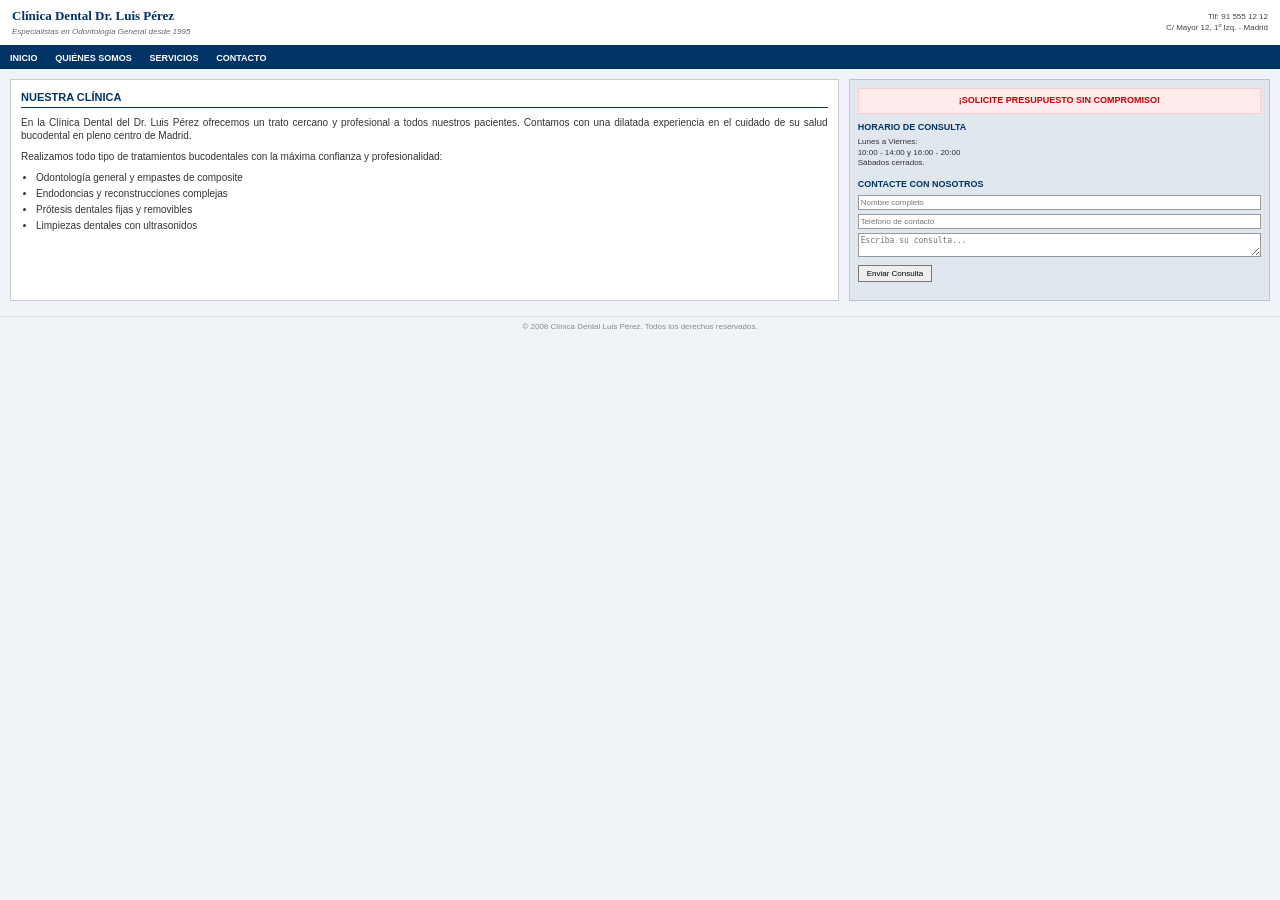
<file: mockup-antes.html>
<!DOCTYPE html>
<html lang="es">
<head>
    <meta charset="UTF-8">
    <title>Clínica Dental Luis Pérez - Madrid</title>
    <style>
        body {
            background-color: #f0f4f8;
            color: #333333;
            font-family: Arial, Helvetica, sans-serif;
            margin: 0;
            padding: 0;
            font-size: 10px;
            line-height: 1.3;
        }
        .header {
            background-color: #ffffff;
            padding: 8px 12px;
            display: flex;
            justify-content: space-between;
            align-items: center;
            border-bottom: 2px solid #003366;
        }
        .title-area h1 {
            color: #003366;
            margin: 0;
            font-size: 13px;
            font-family: "Times New Roman", Times, serif;
            font-weight: bold;
        }
        .title-area p {
            margin: 2px 0 0 0;
            font-size: 8px;
            color: #666666;
            font-style: italic;
        }
        .contact-info {
            text-align: right;
            font-size: 8px;
            color: #444444;
        }
        .nav-bar {
            background-color: #003366;
            padding: 4px 10px;
        }
        .nav-bar a {
            color: #ffffff;
            text-decoration: none;
            font-size: 9px;
            font-weight: bold;
            margin-right: 15px;
        }
        .nav-bar a:hover {
            text-decoration: underline;
        }
        .container {
            display: flex;
            padding: 10px;
            gap: 10px;
        }
        .main-column {
            flex: 2;
            background-color: #ffffff;
            padding: 10px;
            border: 1px solid #cccccc;
        }
        .side-column {
            flex: 1;
            background-color: #e1e7ee;
            padding: 8px;
            border: 1px solid #b6c6d6;
        }
        h2 {
            color: #003366;
            border-bottom: 1px solid #003366;
            padding-bottom: 3px;
            margin: 0 0 8px 0;
            font-size: 11px;
            text-transform: uppercase;
        }
        p {
            margin: 0 0 8px 0;
            text-align: justify;
        }
        ul {
            margin: 0 0 10px 0;
            padding-left: 15px;
        }
        li {
            margin-bottom: 3px;
        }
        .banner-box {
            background-color: #ffebeb;
            border: 1px solid #ffcccc;
            color: #cc0000;
            padding: 6px;
            font-weight: bold;
            text-align: center;
            margin-bottom: 8px;
            font-size: 9px;
        }
        .sidebar-section {
            margin-bottom: 10px;
            font-size: 8px;
        }
        .sidebar-section h3 {
            margin: 0 0 4px 0;
            font-size: 9px;
            color: #003366;
        }
        .form-outdated {
            margin-top: 5px;
        }
        .form-outdated input, .form-outdated textarea {
            width: 100%;
            margin-bottom: 4px;
            font-size: 8px;
            padding: 2px;
            border: 1px solid #999999;
            box-sizing: border-box;
        }
        .form-outdated button {
            background-color: #eeeeee;
            border: 1px solid #777777;
            padding: 3px 8px;
            font-size: 8px;
            cursor: pointer;
        }
        .form-outdated button:hover {
            background-color: #dddddd;
        }
        .footer-text {
            text-align: center;
            font-size: 8px;
            color: #888888;
            margin-top: 5px;
            padding-top: 5px;
            border-top: 1px solid #dddddd;
        }
    </style>
</head>
<body>
    <div class="header">
        <div class="title-area">
            <h1>Clínica Dental Dr. Luis Pérez</h1>
            <p>Especialistas en Odontología General desde 1995</p>
        </div>
        <div class="contact-info">
            Tlf: 91 555 12 12<br>
            C/ Mayor 12, 1º Izq. - Madrid
        </div>
    </div>
    <div class="nav-bar">
        <a href="#">INICIO</a>
        <a href="#">QUIÉNES SOMOS</a>
        <a href="#">SERVICIOS</a>
        <a href="#">CONTACTO</a>
    </div>
    <div class="container">
        <div class="main-column">
            <h2>Nuestra Clínica</h2>
            <p>En la Clínica Dental del Dr. Luis Pérez ofrecemos un trato cercano y profesional a todos nuestros pacientes. Contamos con una dilatada experiencia en el cuidado de su salud bucodental en pleno centro de Madrid.</p>
            <p>Realizamos todo tipo de tratamientos bucodentales con la máxima confianza y profesionalidad:</p>
            <ul>
                <li>Odontología general y empastes de composite</li>
                <li>Endodoncias y reconstrucciones complejas</li>
                <li>Prótesis dentales fijas y removibles</li>
                <li>Limpiezas dentales con ultrasonidos</li>
            </ul>
        </div>
        <div class="side-column">
            <div class="banner-box">
                ¡SOLICITE PRESUPUESTO SIN COMPROMISO!
            </div>
            <div class="sidebar-section">
                <h3>HORARIO DE CONSULTA</h3>
                Lunes a Viernes:<br>
                10:00 - 14:00 y 16:00 - 20:00<br>
                Sábados cerrados.
            </div>
            <div class="sidebar-section">
                <h3>CONTACTE CON NOSOTROS</h3>
                <div class="form-outdated">
                    <input type="text" placeholder="Nombre completo">
                    <input type="text" placeholder="Teléfono de contacto">
                    <textarea rows="2" placeholder="Escriba su consulta..."></textarea>
                    <button type="button">Enviar Consulta</button>
                </div>
            </div>
        </div>
    </div>
    <div class="footer-text">
        © 2008 Clínica Dental Luis Pérez. Todos los derechos reservados.
    </div>
</body>
</html>
</file>
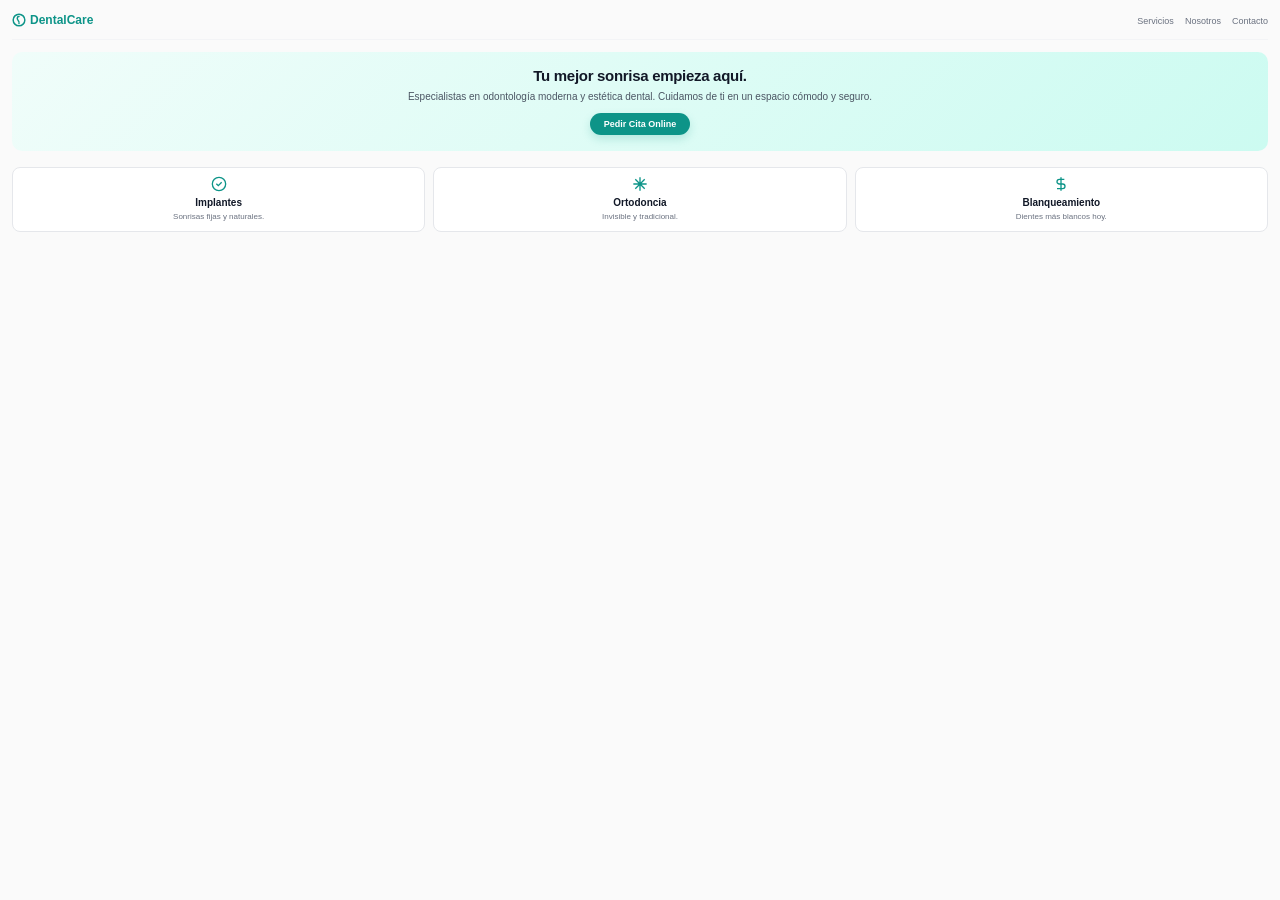
<file: mockup-despues.html>
<!DOCTYPE html>
<html lang="es">
<head>
    <meta charset="UTF-8">
    <title>DentalCare - Clínica Dental de Vanguardia</title>
    <link rel="preconnect" href="https://rsms.me/">
    <link rel="stylesheet" href="https://rsms.me/inter/inter.css">
    <style>
        body {
            background-color: #fafafa;
            color: #1f2937;
            font-family: 'Inter', sans-serif;
            margin: 0;
            padding: 12px;
            font-size: 11px;
            line-height: 1.4;
            -webkit-font-smoothing: antialiased;
        }
        header {
            display: flex;
            justify-content: space-between;
            align-items: center;
            padding-bottom: 10px;
            border-bottom: 1px solid #f3f4f6;
            margin-bottom: 12px;
        }
        .logo {
            font-weight: 700;
            font-size: 12px;
            color: #0d9488;
            display: flex;
            align-items: center;
            gap: 4px;
        }
        .logo svg {
            width: 14px;
            height: 14px;
        }
        nav a {
            color: #6b7280;
            text-decoration: none;
            font-weight: 500;
            font-size: 9px;
            margin-left: 8px;
            transition: color 0.2s;
        }
        nav a:hover {
            color: #0d9488;
        }
        .hero {
            text-align: center;
            padding: 16px 8px;
            background: linear-gradient(135deg, #f0fdfa 0%, #ccfbf1 100%);
            border-radius: 10px;
            margin-bottom: 16px;
        }
        h2 {
            margin: 0 0 6px 0;
            font-size: 15px;
            font-weight: 800;
            color: #111827;
            letter-spacing: -0.02em;
            line-height: 1.1;
        }
        p {
            margin: 0 0 10px 0;
            color: #4b5563;
            font-size: 10px;
            line-height: 1.3;
        }
        .btn {
            background-color: #0d9488;
            color: #ffffff;
            border: none;
            padding: 6px 14px;
            border-radius: 9999px;
            font-weight: 600;
            font-size: 9px;
            cursor: pointer;
            box-shadow: 0 4px 10px rgba(13, 148, 136, 0.2);
            transition: all 0.2s;
        }
        .btn:hover {
            background-color: #0f766e;
            transform: translateY(-0.5px);
        }
        .services-grid {
            display: grid;
            grid-template-columns: repeat(3, 1fr);
            gap: 8px;
        }
        .service-card {
            background: #ffffff;
            border: 1px solid #e5e7eb;
            border-radius: 8px;
            padding: 8px;
            text-align: center;
            transition: all 0.2s;
        }
        .service-card:hover {
            border-color: #0d9488;
            box-shadow: 0 4px 12px rgba(0,0,0,0.02);
        }
        .service-icon {
            color: #0d9488;
            margin-bottom: 4px;
            display: flex;
            justify-content: center;
        }
        .service-icon svg {
            width: 16px;
            height: 16px;
        }
        .service-card h3 {
            margin: 0 0 2px 0;
            font-size: 10px;
            font-weight: 700;
            color: #111827;
        }
        .service-card p {
            margin: 0;
            font-size: 8px;
            color: #6b7280;
        }
    </style>
</head>
<body>
    <header>
        <div class="logo">
            <svg viewBox="0 0 24 24" fill="none" stroke="currentColor" stroke-width="2.5" stroke-linecap="round" stroke-linejoin="round">
                <path d="M12 2C6.5 2 2 6.5 2 12s4.5 10 10 10 10-4.5 10-10S17.5 2 12 2z"/>
                <path d="M12 6c-2 0-3 1.5-3 3 0 3 3 5 3 7"/>
                <path d="M12 18v.01"/>
            </svg>
            DentalCare
        </div>
        <nav>
            <a href="#">Servicios</a>
            <a href="#">Nosotros</a>
            <a href="#">Contacto</a>
        </nav>
    </header>
    <div class="hero">
        <h2>Tu mejor sonrisa empieza aquí.</h2>
        <p>Especialistas en odontología moderna y estética dental. Cuidamos de ti en un espacio cómodo y seguro.</p>
        <button class="btn">Pedir Cita Online</button>
    </div>
    <div class="services-grid">
        <div class="service-card">
            <div class="service-icon">
                <svg viewBox="0 0 24 24" fill="none" stroke="currentColor" stroke-width="2">
                    <circle cx="12" cy="12" r="10"/>
                    <path d="m8 11.5 3 3 5-5"/>
                </svg>
            </div>
            <h3>Implantes</h3>
            <p>Sonrisas fijas y naturales.</p>
        </div>
        <div class="service-card">
            <div class="service-icon">
                <svg viewBox="0 0 24 24" fill="none" stroke="currentColor" stroke-width="2">
                    <path d="M2 12h20M12 2v20M4.93 4.93l14.14 14.14M4.93 19.07L19.07 4.93"/>
                </svg>
            </div>
            <h3>Ortodoncia</h3>
            <p>Invisible y tradicional.</p>
        </div>
        <div class="service-card">
            <div class="service-icon">
                <svg viewBox="0 0 24 24" fill="none" stroke="currentColor" stroke-width="2">
                    <path d="M12 2v20M17 5H9.5a3.5 3.5 0 0 0 0 7h5a3.5 3.5 0 0 1 0 7H6"/>
                </svg>
            </div>
            <h3>Blanqueamiento</h3>
            <p>Dientes más blancos hoy.</p>
        </div>
    </div>
</body>
</html>
</file>
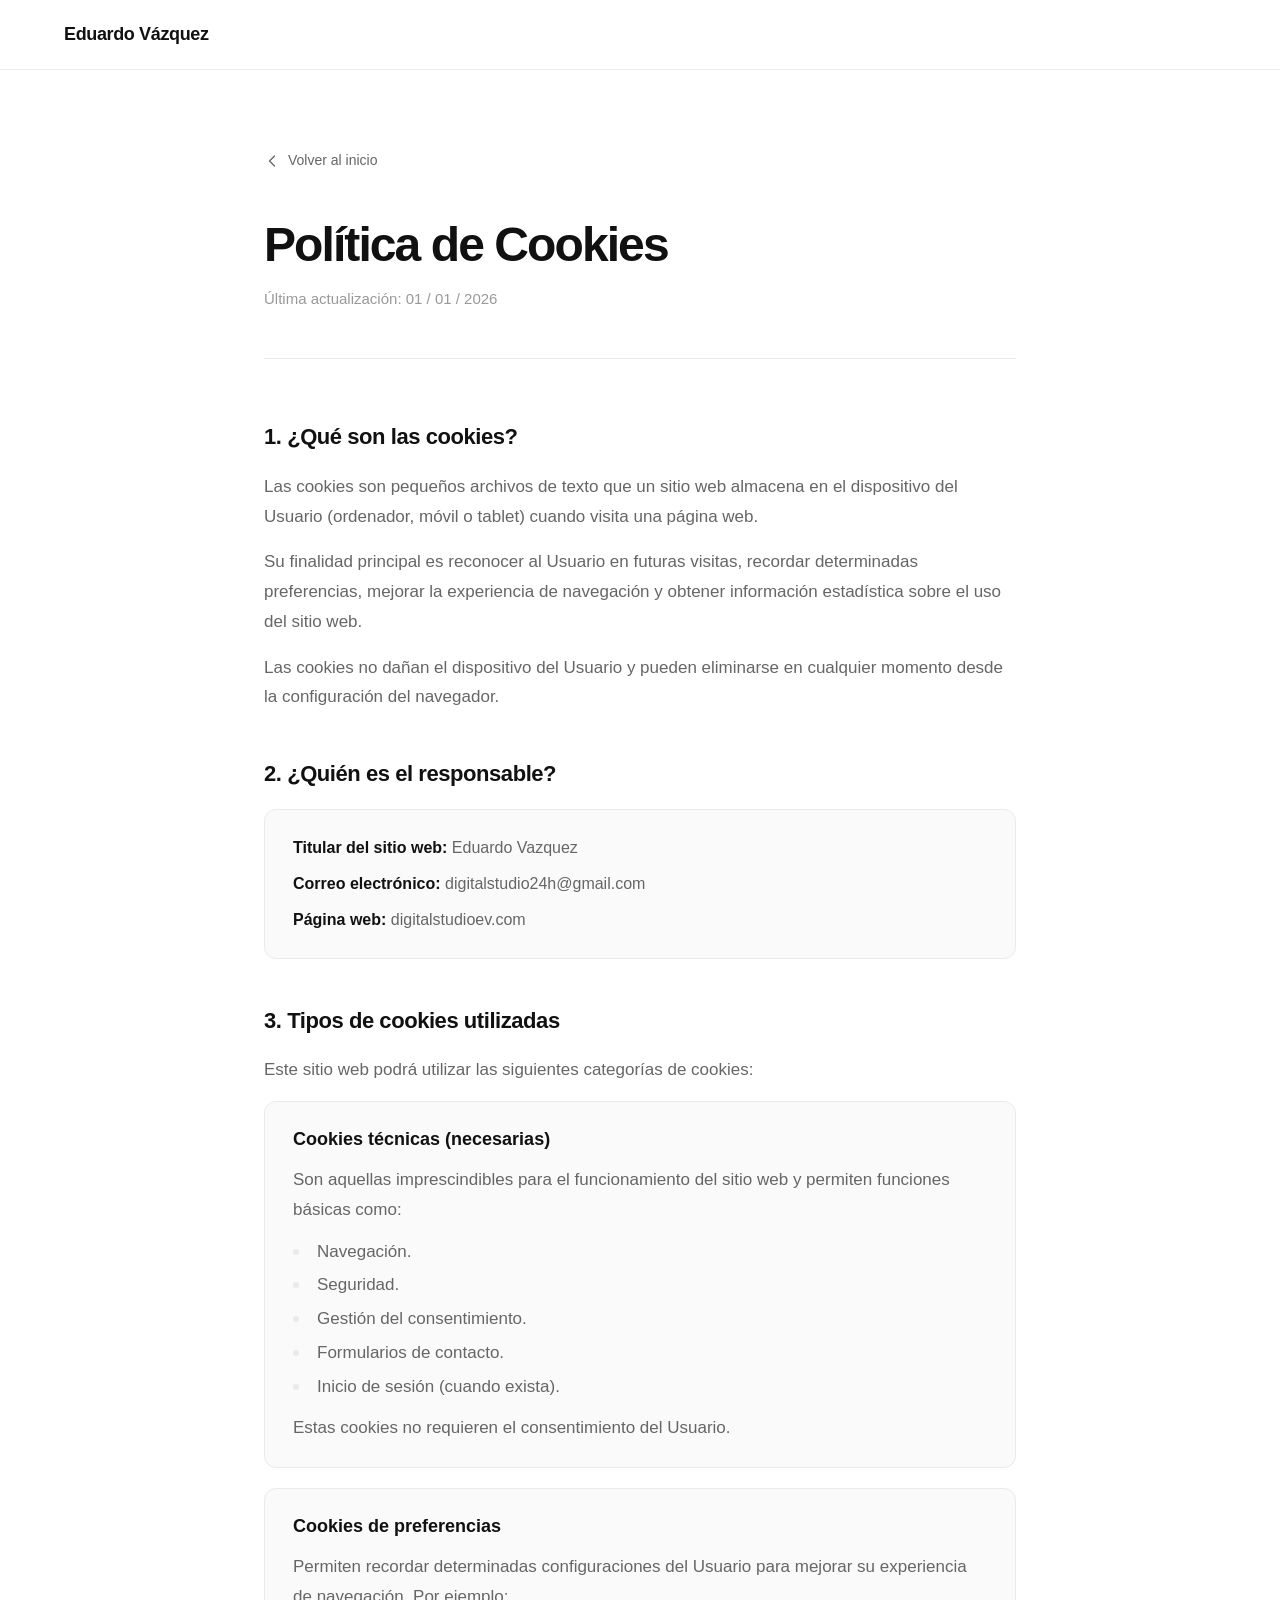
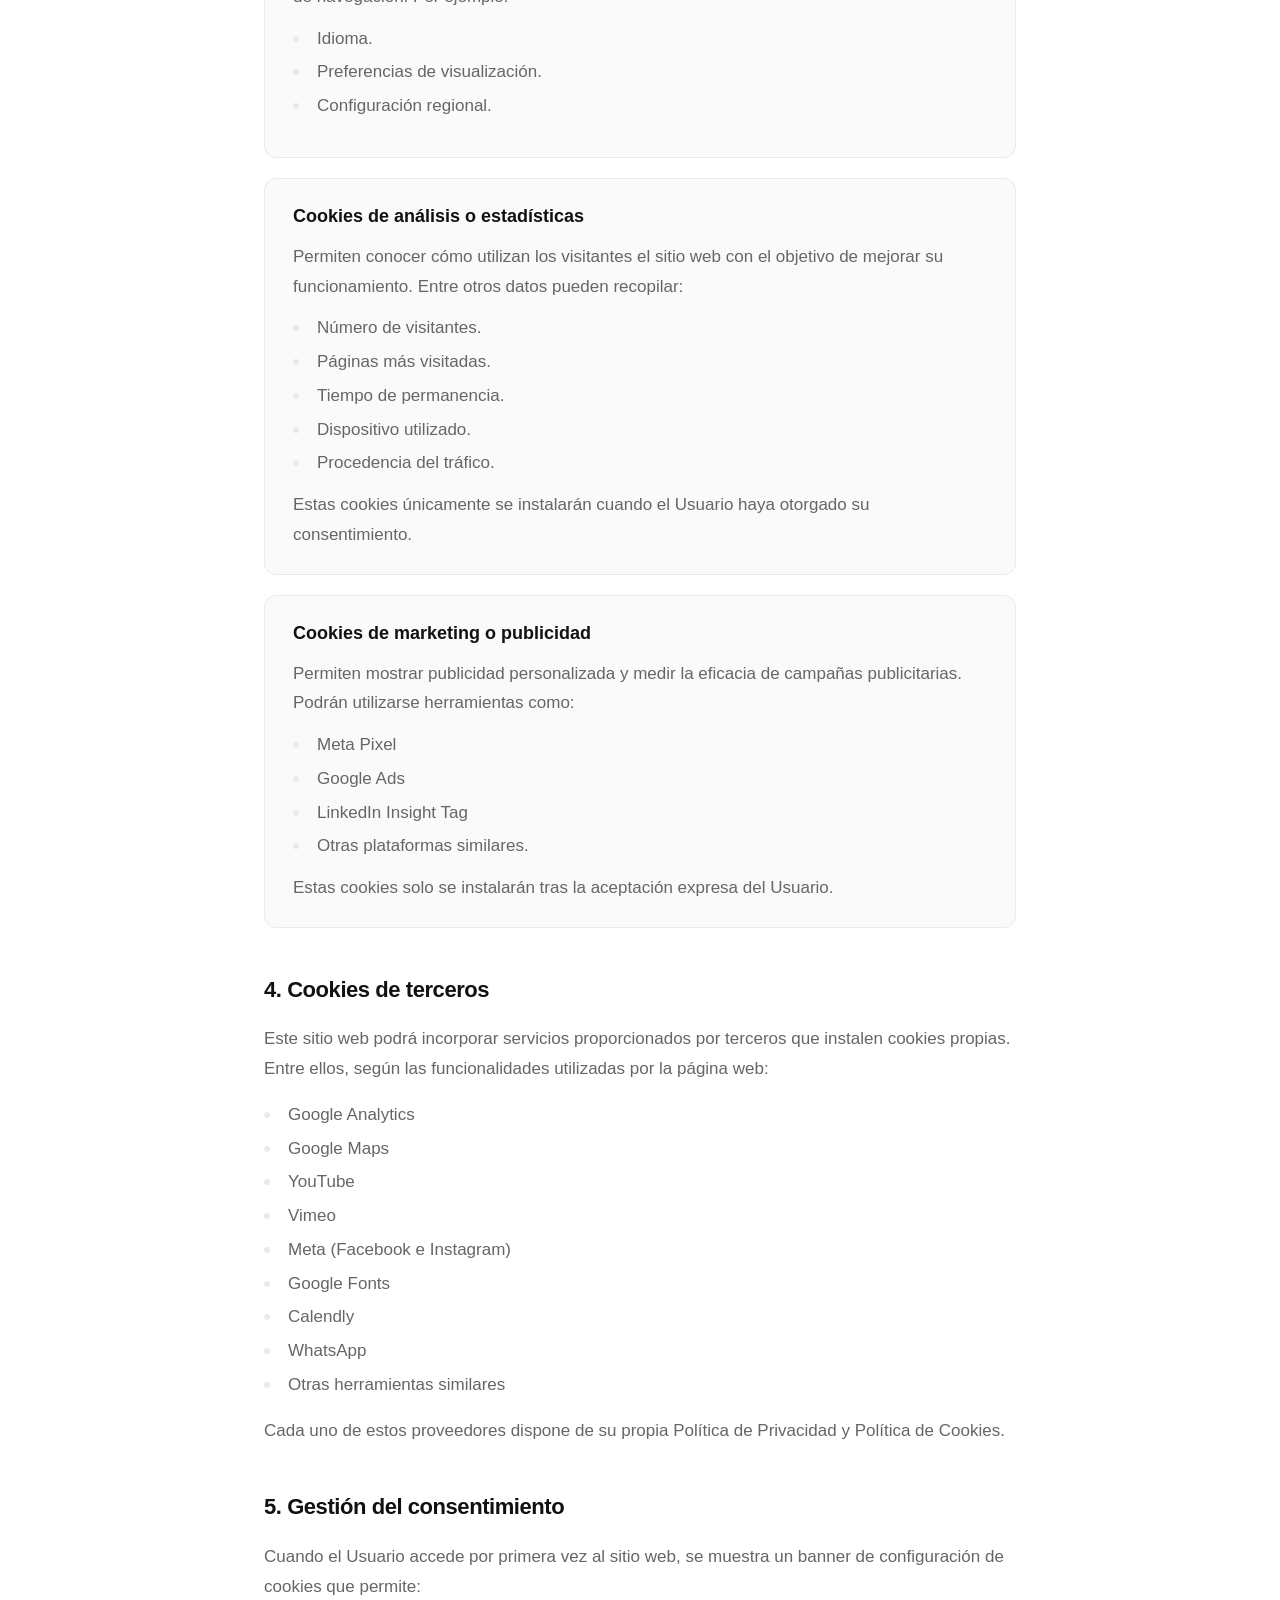
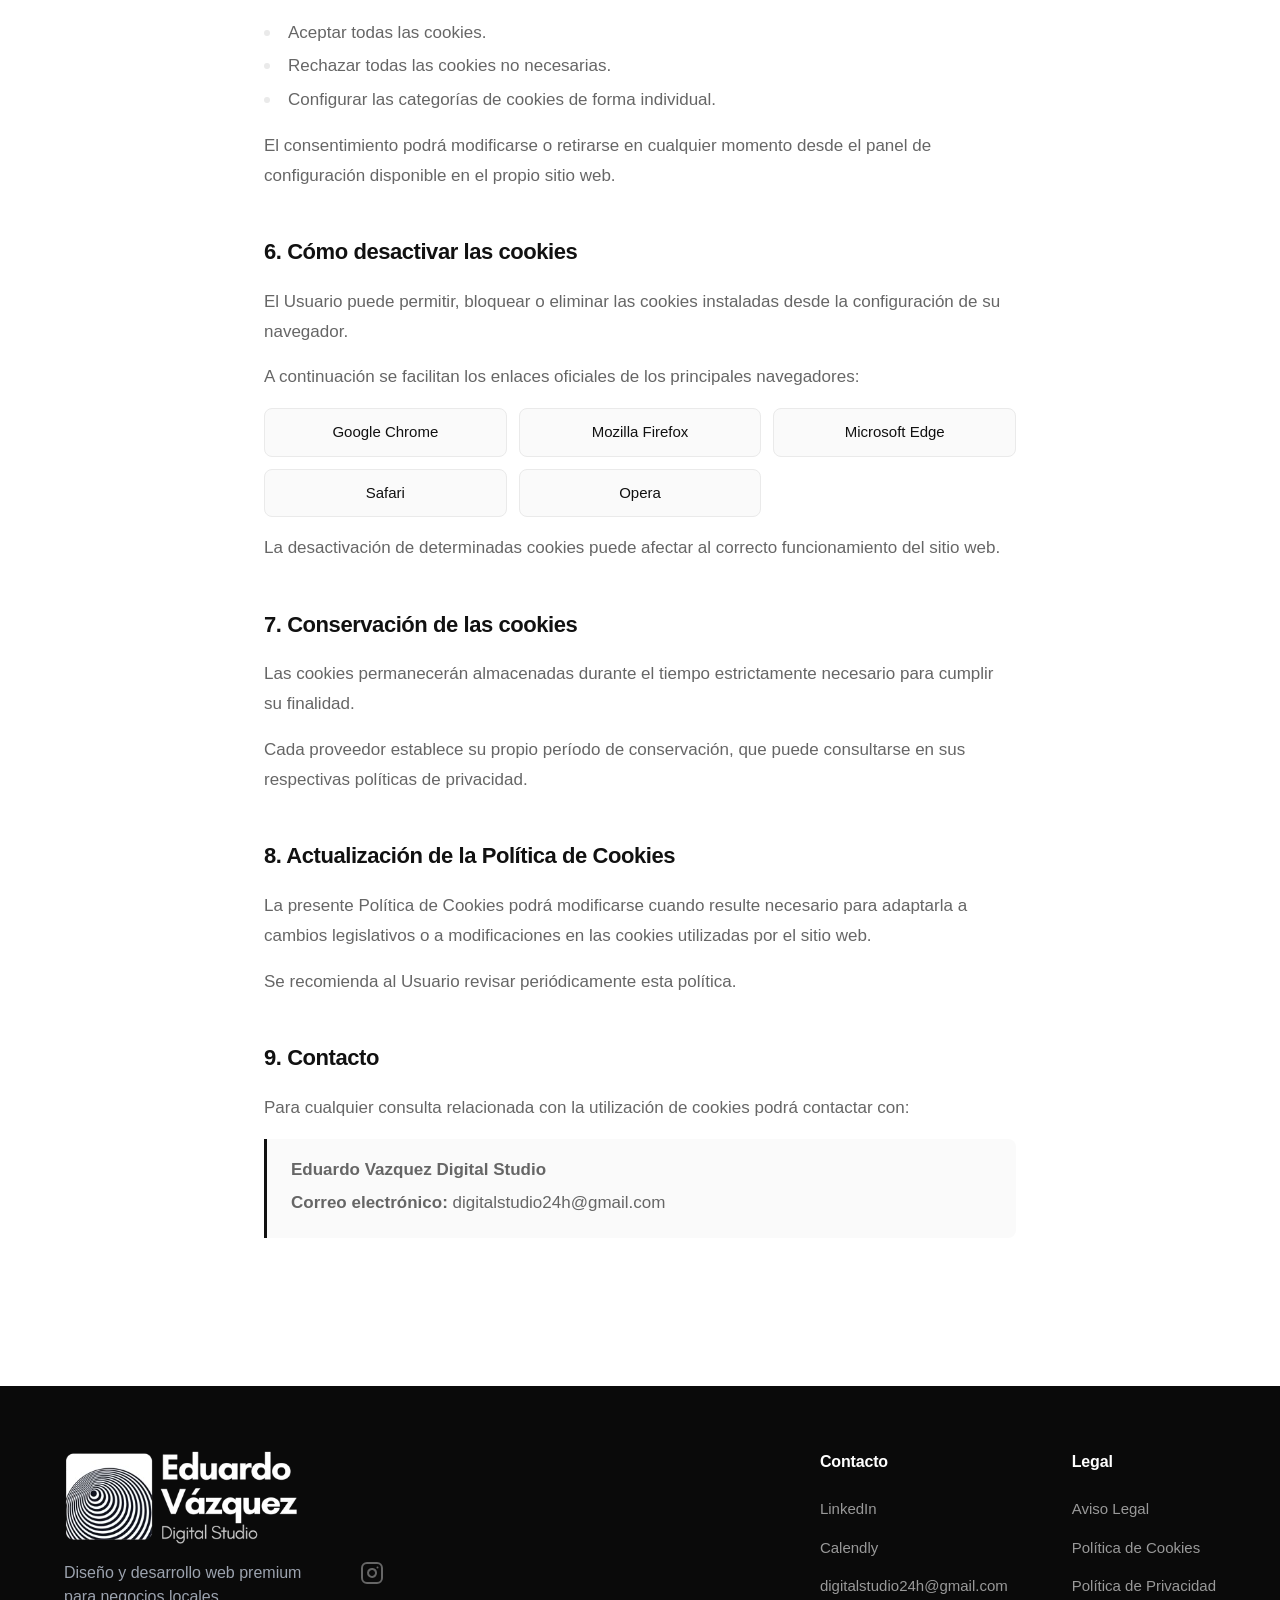
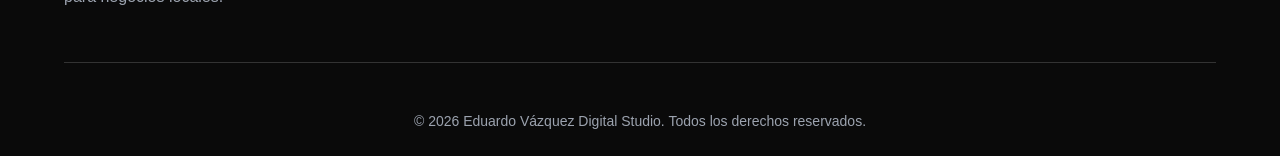
<file: politica-cookies.html>
<!DOCTYPE html>
<html lang="es">
<head>
    <meta charset="UTF-8">
    <meta name="viewport" content="width=device-width, initial-scale=1.0">
    <title>Política de Cookies | Eduardo Vázquez Digital Studio</title>
    <meta name="description" content="Política de Cookies del sitio web de Eduardo Vázquez Digital Studio. Información sobre las cookies utilizadas, su finalidad y cómo gestionarlas.">
    <link rel="preconnect" href="https://rsms.me/">
    <link rel="stylesheet" href="https://rsms.me/inter/inter.css">
    <link rel="stylesheet" href="style.css">
    <style>
        /* Legal Page Specific Styles */
        .legal-page {
            padding-top: calc(var(--nav-height) + 80px);
            padding-bottom: 100px;
        }

        .legal-container {
            max-width: 800px;
            margin: 0 auto;
            padding: 0 24px;
        }

        .legal-header {
            margin-bottom: 64px;
            padding-bottom: 48px;
            border-bottom: 1px solid var(--border-color);
        }

        .legal-title {
            font-size: 3rem;
            font-weight: 700;
            letter-spacing: -0.04em;
            line-height: 1.1;
            margin-bottom: 16px;
            color: var(--text-primary);
        }

        .legal-date {
            font-size: 0.9375rem;
            color: var(--text-tertiary);
            font-weight: 400;
        }

        .legal-section {
            margin-bottom: 48px;
        }

        .legal-section h2 {
            font-size: 1.375rem;
            font-weight: 600;
            letter-spacing: -0.02em;
            color: var(--text-primary);
            margin-bottom: 20px;
            line-height: 1.3;
        }

        .legal-section h3 {
            font-size: 1.125rem;
            font-weight: 600;
            color: var(--text-primary);
            margin-top: 24px;
            margin-bottom: 12px;
        }

        .legal-section p {
            font-size: 1.0625rem;
            color: var(--text-secondary);
            line-height: 1.75;
            margin-bottom: 16px;
        }

        .legal-section ul {
            list-style: none;
            padding: 0;
            margin: 0 0 16px 0;
        }

        .legal-section ul li {
            font-size: 1.0625rem;
            color: var(--text-secondary);
            line-height: 1.75;
            padding-left: 24px;
            position: relative;
            margin-bottom: 4px;
        }

        .legal-section ul li::before {
            content: '';
            position: absolute;
            left: 0;
            top: 12px;
            width: 6px;
            height: 6px;
            border-radius: 50%;
            background-color: var(--border-color);
        }

        .legal-info {
            background: var(--bg-light);
            border: 1px solid var(--border-color);
            border-radius: 12px;
            padding: 24px 28px;
            margin-bottom: 16px;
        }

        .legal-info p {
            margin-bottom: 8px;
            font-size: 1rem;
        }

        .legal-info p:last-child {
            margin-bottom: 0;
        }

        .legal-info strong {
            color: var(--text-primary);
            font-weight: 600;
        }

        .legal-back {
            display: inline-flex;
            align-items: center;
            gap: 8px;
            font-size: 0.875rem;
            font-weight: 500;
            color: var(--text-secondary);
            text-decoration: none;
            transition: color 0.2s ease;
            margin-bottom: 48px;
        }

        .legal-back:hover {
            color: var(--text-primary);
        }

        .legal-back svg {
            width: 16px;
            height: 16px;
        }

        .legal-nav .nav-container {
            justify-content: flex-start;
        }

        .legal-nav .logo a {
            text-decoration: none;
            color: inherit;
        }

        .legal-footer {
            border-top: 1px solid var(--border-color);
        }

        .legal-highlight {
            background: var(--bg-light);
            border-left: 3px solid var(--text-primary);
            padding: 16px 24px;
            border-radius: 0 8px 8px 0;
            margin-bottom: 16px;
        }

        .legal-highlight p {
            margin-bottom: 4px;
        }

        .cookie-type-card {
            background: var(--bg-light);
            border: 1px solid var(--border-color);
            border-radius: 12px;
            padding: 24px 28px;
            margin-bottom: 20px;
        }

        .cookie-type-card h3 {
            margin-top: 0;
            margin-bottom: 12px;
        }

        .cookie-type-card p {
            margin-bottom: 12px;
        }

        .cookie-type-card p:last-child {
            margin-bottom: 0;
        }

        .cookie-type-card ul {
            margin-bottom: 12px;
        }

        .browser-links {
            display: grid;
            grid-template-columns: repeat(3, 1fr);
            gap: 12px;
            margin-bottom: 16px;
        }

        .browser-link {
            display: flex;
            align-items: center;
            justify-content: center;
            padding: 12px 16px;
            background: var(--bg-light);
            border: 1px solid var(--border-color);
            border-radius: 8px;
            color: var(--text-primary);
            text-decoration: none;
            font-size: 0.9375rem;
            font-weight: 500;
            transition: all 0.2s ease;
        }

        .browser-link:hover {
            background: var(--bg-color);
            border-color: var(--text-primary);
        }

        @media (max-width: 900px) {
            .legal-title {
                font-size: 2.25rem;
            }

            .legal-page {
                padding-top: calc(var(--nav-height) + 48px);
                padding-bottom: 64px;
            }

            .legal-header {
                margin-bottom: 48px;
                padding-bottom: 32px;
            }

            .legal-section {
                margin-bottom: 36px;
            }

            .browser-links {
                grid-template-columns: repeat(2, 1fr);
            }
        }

        @media (max-width: 480px) {
            .browser-links {
                grid-template-columns: 1fr;
            }
        }
    </style>
</head>
<body>
    <nav class="navbar legal-nav">
        <div class="nav-container">
            <div class="logo"><a href="index.html">Eduardo Vázquez</a></div>
        </div>
    </nav>

    <main class="legal-page">
        <div class="legal-container">

            <a href="index.html" class="legal-back">
                <svg xmlns="http://www.w3.org/2000/svg" fill="none" viewBox="0 0 24 24" stroke-width="2" stroke="currentColor"><path stroke-linecap="round" stroke-linejoin="round" d="M15.75 19.5L8.25 12l7.5-7.5"/></svg>
                Volver al inicio
            </a>

            <header class="legal-header">
                <h1 class="legal-title">Política de Cookies</h1>
                <p class="legal-date">Última actualización: 01 / 01 / 2026</p>
            </header>

            <section class="legal-section">
                <h2>1. ¿Qué son las cookies?</h2>
                <p>Las cookies son pequeños archivos de texto que un sitio web almacena en el dispositivo del Usuario (ordenador, móvil o tablet) cuando visita una página web.</p>
                <p>Su finalidad principal es reconocer al Usuario en futuras visitas, recordar determinadas preferencias, mejorar la experiencia de navegación y obtener información estadística sobre el uso del sitio web.</p>
                <p>Las cookies no dañan el dispositivo del Usuario y pueden eliminarse en cualquier momento desde la configuración del navegador.</p>
            </section>

            <section class="legal-section">
                <h2>2. ¿Quién es el responsable?</h2>
                <div class="legal-info">
                    <p><strong>Titular del sitio web:</strong> Eduardo Vazquez</p>
                    <p><strong>Correo electrónico:</strong> digitalstudio24h@gmail.com</p>
                    <p><strong>Página web:</strong> digitalstudioev.com</p>
                </div>
            </section>

            <section class="legal-section">
                <h2>3. Tipos de cookies utilizadas</h2>
                <p>Este sitio web podrá utilizar las siguientes categorías de cookies:</p>

                <div class="cookie-type-card">
                    <h3>Cookies técnicas (necesarias)</h3>
                    <p>Son aquellas imprescindibles para el funcionamiento del sitio web y permiten funciones básicas como:</p>
                    <ul>
                        <li>Navegación.</li>
                        <li>Seguridad.</li>
                        <li>Gestión del consentimiento.</li>
                        <li>Formularios de contacto.</li>
                        <li>Inicio de sesión (cuando exista).</li>
                    </ul>
                    <p>Estas cookies no requieren el consentimiento del Usuario.</p>
                </div>

                <div class="cookie-type-card">
                    <h3>Cookies de preferencias</h3>
                    <p>Permiten recordar determinadas configuraciones del Usuario para mejorar su experiencia de navegación. Por ejemplo:</p>
                    <ul>
                        <li>Idioma.</li>
                        <li>Preferencias de visualización.</li>
                        <li>Configuración regional.</li>
                    </ul>
                </div>

                <div class="cookie-type-card">
                    <h3>Cookies de análisis o estadísticas</h3>
                    <p>Permiten conocer cómo utilizan los visitantes el sitio web con el objetivo de mejorar su funcionamiento. Entre otros datos pueden recopilar:</p>
                    <ul>
                        <li>Número de visitantes.</li>
                        <li>Páginas más visitadas.</li>
                        <li>Tiempo de permanencia.</li>
                        <li>Dispositivo utilizado.</li>
                        <li>Procedencia del tráfico.</li>
                    </ul>
                    <p>Estas cookies únicamente se instalarán cuando el Usuario haya otorgado su consentimiento.</p>
                </div>

                <div class="cookie-type-card">
                    <h3>Cookies de marketing o publicidad</h3>
                    <p>Permiten mostrar publicidad personalizada y medir la eficacia de campañas publicitarias. Podrán utilizarse herramientas como:</p>
                    <ul>
                        <li>Meta Pixel</li>
                        <li>Google Ads</li>
                        <li>LinkedIn Insight Tag</li>
                        <li>Otras plataformas similares.</li>
                    </ul>
                    <p>Estas cookies solo se instalarán tras la aceptación expresa del Usuario.</p>
                </div>
            </section>

            <section class="legal-section">
                <h2>4. Cookies de terceros</h2>
                <p>Este sitio web podrá incorporar servicios proporcionados por terceros que instalen cookies propias. Entre ellos, según las funcionalidades utilizadas por la página web:</p>
                <ul>
                    <li>Google Analytics</li>
                    <li>Google Maps</li>
                    <li>YouTube</li>
                    <li>Vimeo</li>
                    <li>Meta (Facebook e Instagram)</li>
                    <li>Google Fonts</li>
                    <li>Calendly</li>
                    <li>WhatsApp</li>
                    <li>Otras herramientas similares</li>
                </ul>
                <p>Cada uno de estos proveedores dispone de su propia Política de Privacidad y Política de Cookies.</p>
            </section>

            <section class="legal-section">
                <h2>5. Gestión del consentimiento</h2>
                <p>Cuando el Usuario accede por primera vez al sitio web, se muestra un banner de configuración de cookies que permite:</p>
                <ul>
                    <li>Aceptar todas las cookies.</li>
                    <li>Rechazar todas las cookies no necesarias.</li>
                    <li>Configurar las categorías de cookies de forma individual.</li>
                </ul>
                <p>El consentimiento podrá modificarse o retirarse en cualquier momento desde el panel de configuración disponible en el propio sitio web.</p>
            </section>

            <section class="legal-section">
                <h2>6. Cómo desactivar las cookies</h2>
                <p>El Usuario puede permitir, bloquear o eliminar las cookies instaladas desde la configuración de su navegador.</p>
                <p>A continuación se facilitan los enlaces oficiales de los principales navegadores:</p>
                <div class="browser-links">
                    <a href="https://support.google.com/chrome/answer/95647" target="_blank" rel="noopener noreferrer" class="browser-link">Google Chrome</a>
                    <a href="https://support.mozilla.org/es/kb/cookies-informacion-que-los-sitios-web-guardan-en-" target="_blank" rel="noopener noreferrer" class="browser-link">Mozilla Firefox</a>
                    <a href="https://support.microsoft.com/es-es/microsoft-edge/eliminar-las-cookies-en-microsoft-edge-63947406-40ac-c3b8-57b9-2a946a29ae09" target="_blank" rel="noopener noreferrer" class="browser-link">Microsoft Edge</a>
                    <a href="https://support.apple.com/es-es/guide/safari/sfri11471/mac" target="_blank" rel="noopener noreferrer" class="browser-link">Safari</a>
                    <a href="https://help.opera.com/en/latest/web-preferences/#cookies" target="_blank" rel="noopener noreferrer" class="browser-link">Opera</a>
                </div>
                <p>La desactivación de determinadas cookies puede afectar al correcto funcionamiento del sitio web.</p>
            </section>

            <section class="legal-section">
                <h2>7. Conservación de las cookies</h2>
                <p>Las cookies permanecerán almacenadas durante el tiempo estrictamente necesario para cumplir su finalidad.</p>
                <p>Cada proveedor establece su propio período de conservación, que puede consultarse en sus respectivas políticas de privacidad.</p>
            </section>

            <section class="legal-section">
                <h2>8. Actualización de la Política de Cookies</h2>
                <p>La presente Política de Cookies podrá modificarse cuando resulte necesario para adaptarla a cambios legislativos o a modificaciones en las cookies utilizadas por el sitio web.</p>
                <p>Se recomienda al Usuario revisar periódicamente esta política.</p>
            </section>

            <section class="legal-section">
                <h2>9. Contacto</h2>
                <p>Para cualquier consulta relacionada con la utilización de cookies podrá contactar con:</p>
                <div class="legal-highlight">
                    <p><strong>Eduardo Vazquez Digital Studio</strong></p>
                    <p><strong>Correo electrónico:</strong> digitalstudio24h@gmail.com</p>
                </div>
            </section>

        </div>
    </main>

    <footer class="footer bg-dark text-white">
        <div class="container footer-content">
            <div class="footer-col compact-footer-col">
                <img src="logo-horizontal.png" class="footer-logo-img mb-4" alt="Digital Studio Logo">
                <div class="footer-note-wrap">
                    <p class="footer-note text-gray-400">Diseño y desarrollo web premium<br>para negocios locales.</p>
                    <a href="https://www.instagram.com/digitalstudioev/" target="_blank" rel="noopener noreferrer" class="social-icon" aria-label="Instagram">
                        <svg xmlns="http://www.w3.org/2000/svg" width="24" height="24" viewBox="0 0 24 24" fill="none" stroke="currentColor" stroke-width="2" stroke-linecap="round" stroke-linejoin="round"><rect x="2" y="2" width="20" height="20" rx="5" ry="5"></rect><path d="M16 11.37A4 4 0 1 1 12.63 8 4 4 0 0 1 16 11.37z"></path><line x1="17.5" y1="6.5" x2="17.51" y2="6.5"></line></svg>
                    </a>
                </div>
            </div>
            <div class="footer-links-grid">
                <div class="footer-link-group">
                    <h4>Contacto</h4>
                    <a href="https://www.linkedin.com/in/eduardo-vazquez-ricarte-28645b257/?skipRedirect=true" target="_blank" rel="noopener noreferrer">LinkedIn</a>
                    <a href="https://calendly.com/digitalstudio24h/30min" target="_blank" rel="noopener noreferrer">Calendly</a>
                    <a href="mailto:digitalstudio24h@gmail.com">digitalstudio24h@gmail.com</a>
                </div>
                <div class="footer-link-group">
                    <h4>Legal</h4>
                    <a href="aviso-legal.html">Aviso Legal</a>
                    <a href="politica-cookies.html">Política de Cookies</a>
                    <a href="politica-privacidad.html">Política de Privacidad</a>
                </div>
            </div>
        </div>
        <div class="container">
            <div class="footer-bottom text-center text-gray-400 mt-8 pt-8 border-t-dark">
                © 2026 Eduardo Vázquez Digital Studio. Todos los derechos reservados.
            </div>
        </div>
    </footer>
</body>
</html>
</file>
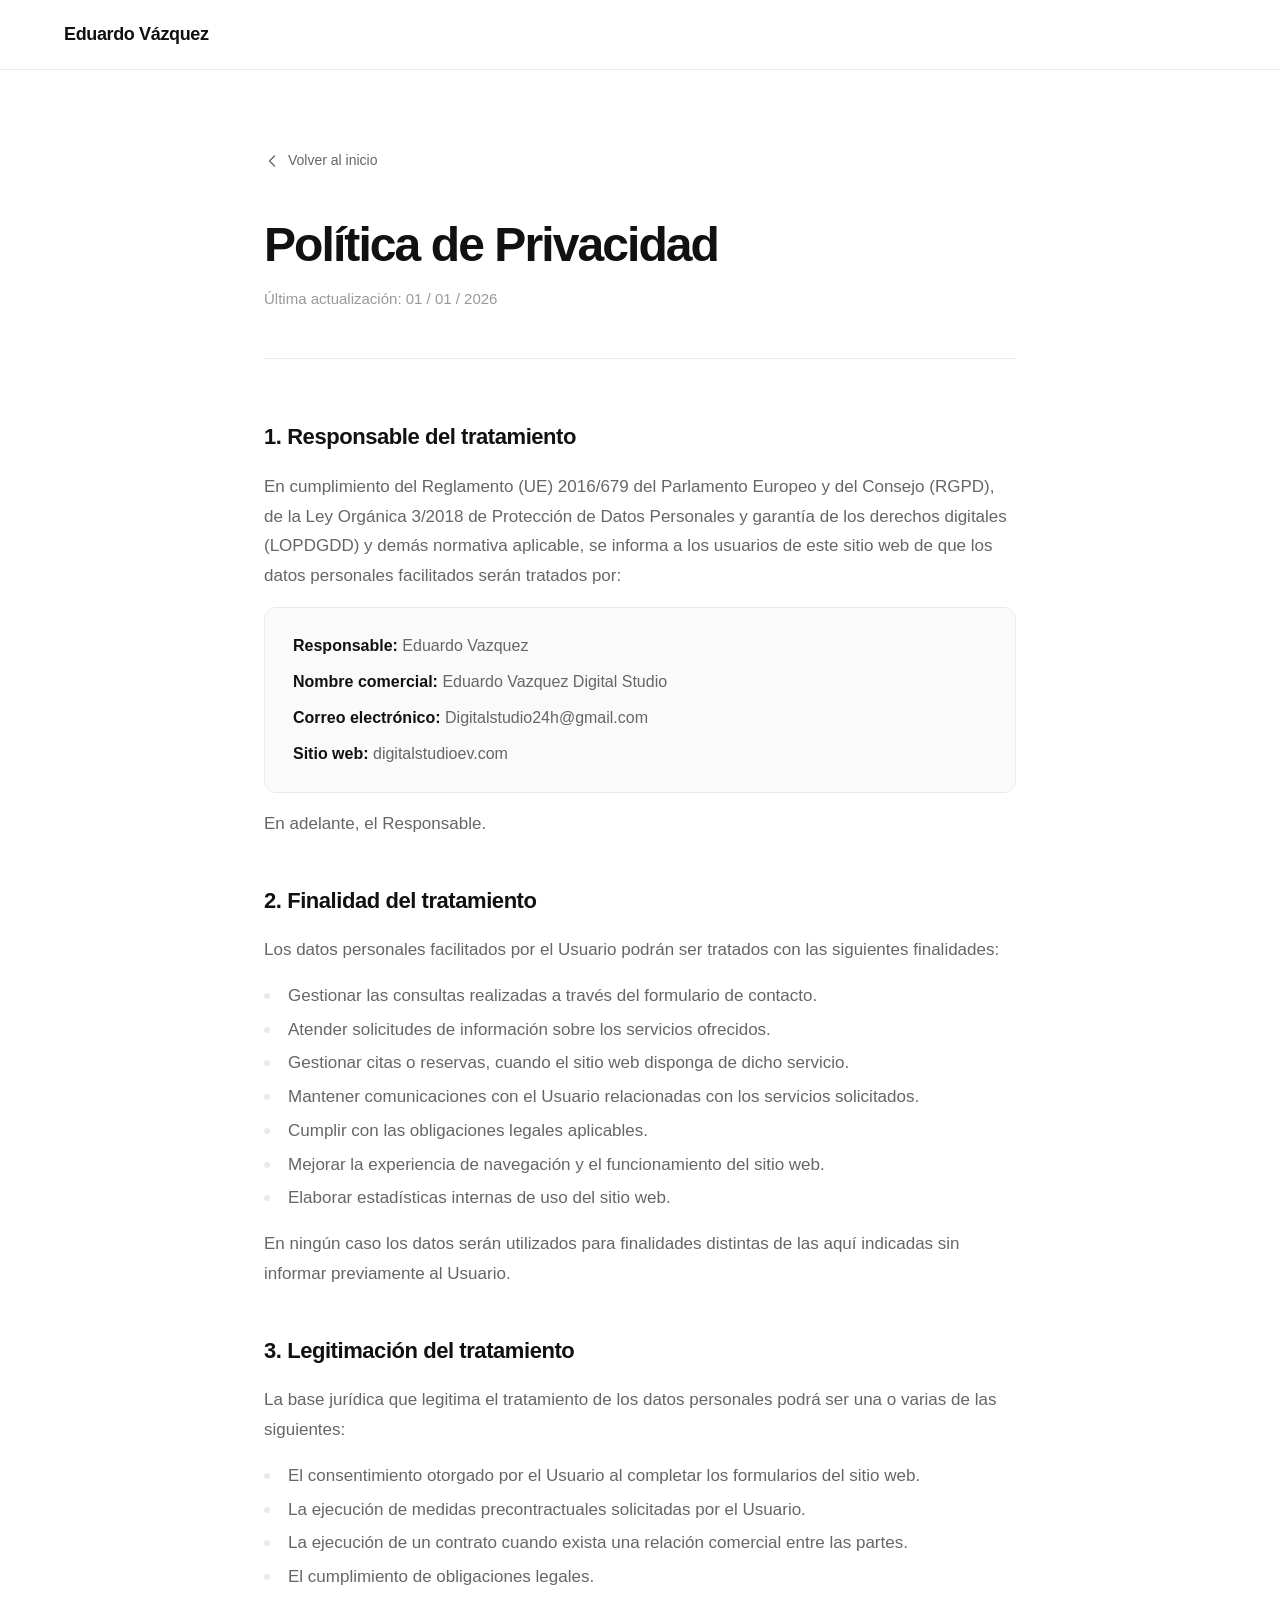
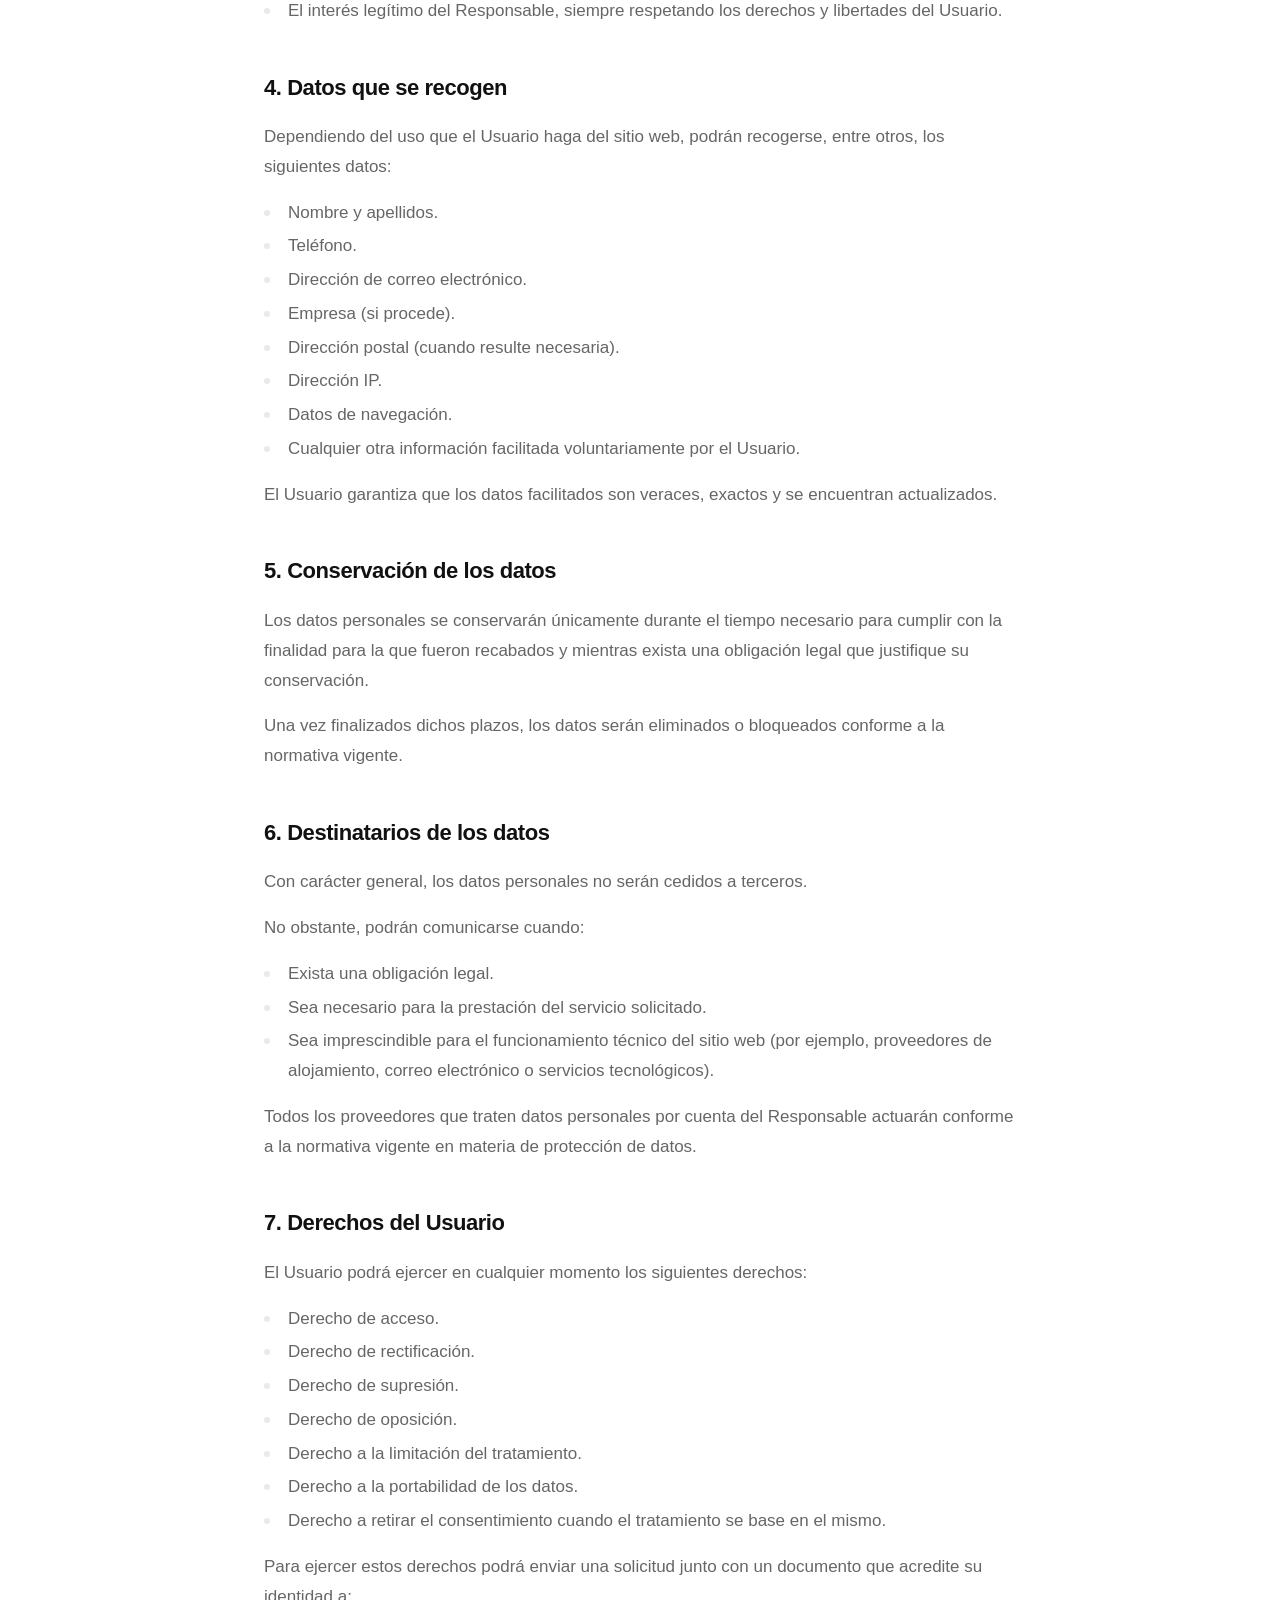
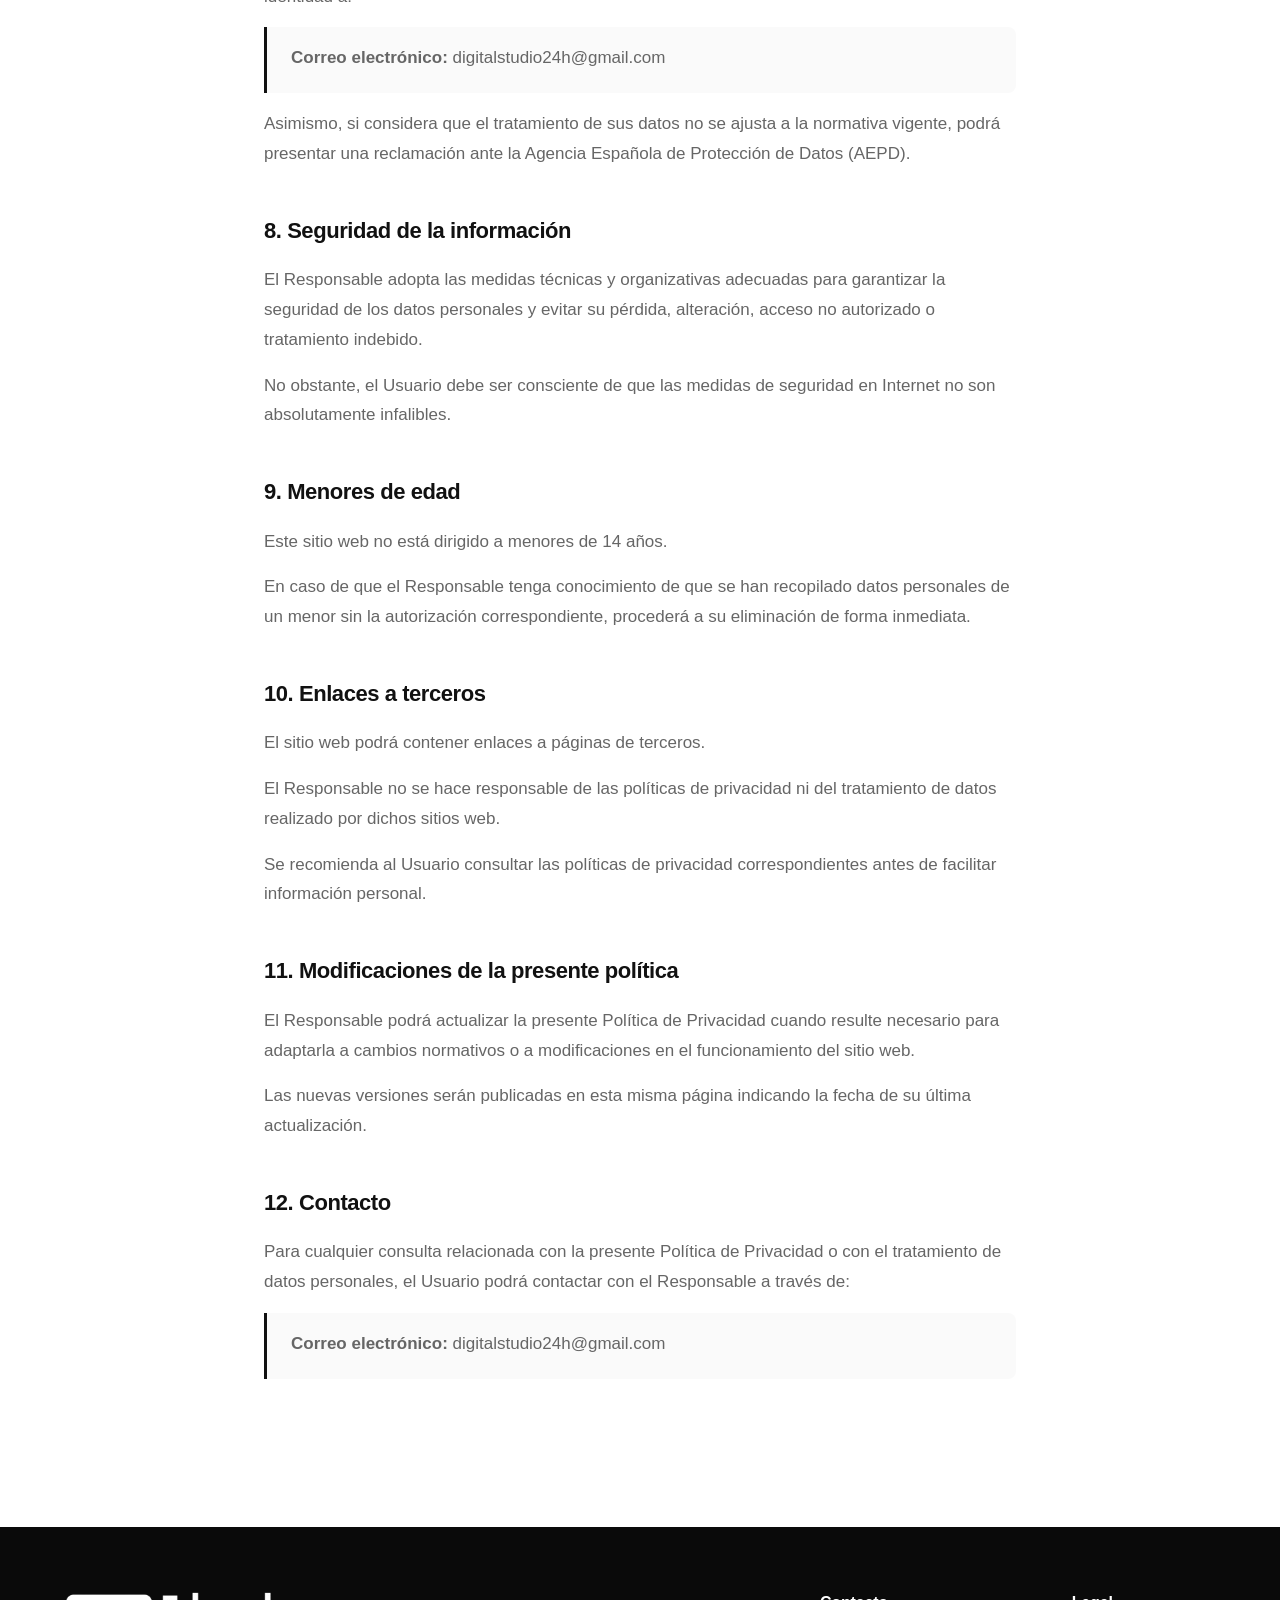
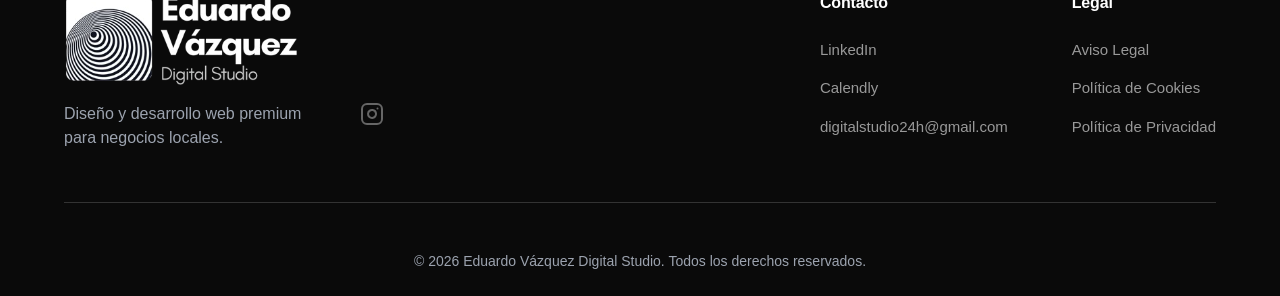
<file: politica-privacidad.html>
<!DOCTYPE html>
<html lang="es">
<head>
    <meta charset="UTF-8">
    <meta name="viewport" content="width=device-width, initial-scale=1.0">
    <title>Política de Privacidad | Eduardo Vázquez Digital Studio</title>
    <meta name="description" content="Política de Privacidad del sitio web de Eduardo Vázquez Digital Studio. Información sobre el tratamiento de datos personales conforme al RGPD y la LOPDGDD.">
    <link rel="preconnect" href="https://rsms.me/">
    <link rel="stylesheet" href="https://rsms.me/inter/inter.css">
    <link rel="stylesheet" href="style.css">
    <style>
        /* Legal Page Specific Styles */
        .legal-page {
            padding-top: calc(var(--nav-height) + 80px);
            padding-bottom: 100px;
        }

        .legal-container {
            max-width: 800px;
            margin: 0 auto;
            padding: 0 24px;
        }

        .legal-header {
            margin-bottom: 64px;
            padding-bottom: 48px;
            border-bottom: 1px solid var(--border-color);
        }

        .legal-title {
            font-size: 3rem;
            font-weight: 700;
            letter-spacing: -0.04em;
            line-height: 1.1;
            margin-bottom: 16px;
            color: var(--text-primary);
        }

        .legal-date {
            font-size: 0.9375rem;
            color: var(--text-tertiary);
            font-weight: 400;
        }

        .legal-section {
            margin-bottom: 48px;
        }

        .legal-section h2 {
            font-size: 1.375rem;
            font-weight: 600;
            letter-spacing: -0.02em;
            color: var(--text-primary);
            margin-bottom: 20px;
            line-height: 1.3;
        }

        .legal-section p {
            font-size: 1.0625rem;
            color: var(--text-secondary);
            line-height: 1.75;
            margin-bottom: 16px;
        }

        .legal-section ul {
            list-style: none;
            padding: 0;
            margin: 0 0 16px 0;
        }

        .legal-section ul li {
            font-size: 1.0625rem;
            color: var(--text-secondary);
            line-height: 1.75;
            padding-left: 24px;
            position: relative;
            margin-bottom: 4px;
        }

        .legal-section ul li::before {
            content: '';
            position: absolute;
            left: 0;
            top: 12px;
            width: 6px;
            height: 6px;
            border-radius: 50%;
            background-color: var(--border-color);
        }

        .legal-info {
            background: var(--bg-light);
            border: 1px solid var(--border-color);
            border-radius: 12px;
            padding: 24px 28px;
            margin-bottom: 16px;
        }

        .legal-info p {
            margin-bottom: 8px;
            font-size: 1rem;
        }

        .legal-info p:last-child {
            margin-bottom: 0;
        }

        .legal-info strong {
            color: var(--text-primary);
            font-weight: 600;
        }

        .legal-back {
            display: inline-flex;
            align-items: center;
            gap: 8px;
            font-size: 0.875rem;
            font-weight: 500;
            color: var(--text-secondary);
            text-decoration: none;
            transition: color 0.2s ease;
            margin-bottom: 48px;
        }

        .legal-back:hover {
            color: var(--text-primary);
        }

        .legal-back svg {
            width: 16px;
            height: 16px;
        }

        .legal-nav .nav-container {
            justify-content: flex-start;
        }

        .legal-nav .logo a {
            text-decoration: none;
            color: inherit;
        }

        .legal-footer {
            border-top: 1px solid var(--border-color);
        }

        .legal-highlight {
            background: var(--bg-light);
            border-left: 3px solid var(--text-primary);
            padding: 16px 24px;
            border-radius: 0 8px 8px 0;
            margin-bottom: 16px;
        }

        .legal-highlight p {
            margin-bottom: 4px;
        }

        @media (max-width: 900px) {
            .legal-title {
                font-size: 2.25rem;
            }

            .legal-page {
                padding-top: calc(var(--nav-height) + 48px);
                padding-bottom: 64px;
            }

            .legal-header {
                margin-bottom: 48px;
                padding-bottom: 32px;
            }

            .legal-section {
                margin-bottom: 36px;
            }
        }
    </style>
</head>
<body>
    <nav class="navbar legal-nav">
        <div class="nav-container">
            <div class="logo"><a href="index.html">Eduardo Vázquez</a></div>
        </div>
    </nav>

    <main class="legal-page">
        <div class="legal-container">

            <a href="index.html" class="legal-back">
                <svg xmlns="http://www.w3.org/2000/svg" fill="none" viewBox="0 0 24 24" stroke-width="2" stroke="currentColor"><path stroke-linecap="round" stroke-linejoin="round" d="M15.75 19.5L8.25 12l7.5-7.5"/></svg>
                Volver al inicio
            </a>

            <header class="legal-header">
                <h1 class="legal-title">Política de Privacidad</h1>
                <p class="legal-date">Última actualización: 01 / 01 / 2026</p>
            </header>

            <section class="legal-section">
                <h2>1. Responsable del tratamiento</h2>
                <p>En cumplimiento del Reglamento (UE) 2016/679 del Parlamento Europeo y del Consejo (RGPD), de la Ley Orgánica 3/2018 de Protección de Datos Personales y garantía de los derechos digitales (LOPDGDD) y demás normativa aplicable, se informa a los usuarios de este sitio web de que los datos personales facilitados serán tratados por:</p>
                <div class="legal-info">
                    <p><strong>Responsable:</strong> Eduardo Vazquez</p>
                    <p><strong>Nombre comercial:</strong> Eduardo Vazquez Digital Studio</p>
                    <p><strong>Correo electrónico:</strong> Digitalstudio24h@gmail.com</p>
                    <p><strong>Sitio web:</strong> digitalstudioev.com</p>
                </div>
                <p>En adelante, el Responsable.</p>
            </section>

            <section class="legal-section">
                <h2>2. Finalidad del tratamiento</h2>
                <p>Los datos personales facilitados por el Usuario podrán ser tratados con las siguientes finalidades:</p>
                <ul>
                    <li>Gestionar las consultas realizadas a través del formulario de contacto.</li>
                    <li>Atender solicitudes de información sobre los servicios ofrecidos.</li>
                    <li>Gestionar citas o reservas, cuando el sitio web disponga de dicho servicio.</li>
                    <li>Mantener comunicaciones con el Usuario relacionadas con los servicios solicitados.</li>
                    <li>Cumplir con las obligaciones legales aplicables.</li>
                    <li>Mejorar la experiencia de navegación y el funcionamiento del sitio web.</li>
                    <li>Elaborar estadísticas internas de uso del sitio web.</li>
                </ul>
                <p>En ningún caso los datos serán utilizados para finalidades distintas de las aquí indicadas sin informar previamente al Usuario.</p>
            </section>

            <section class="legal-section">
                <h2>3. Legitimación del tratamiento</h2>
                <p>La base jurídica que legitima el tratamiento de los datos personales podrá ser una o varias de las siguientes:</p>
                <ul>
                    <li>El consentimiento otorgado por el Usuario al completar los formularios del sitio web.</li>
                    <li>La ejecución de medidas precontractuales solicitadas por el Usuario.</li>
                    <li>La ejecución de un contrato cuando exista una relación comercial entre las partes.</li>
                    <li>El cumplimiento de obligaciones legales.</li>
                    <li>El interés legítimo del Responsable, siempre respetando los derechos y libertades del Usuario.</li>
                </ul>
            </section>

            <section class="legal-section">
                <h2>4. Datos que se recogen</h2>
                <p>Dependiendo del uso que el Usuario haga del sitio web, podrán recogerse, entre otros, los siguientes datos:</p>
                <ul>
                    <li>Nombre y apellidos.</li>
                    <li>Teléfono.</li>
                    <li>Dirección de correo electrónico.</li>
                    <li>Empresa (si procede).</li>
                    <li>Dirección postal (cuando resulte necesaria).</li>
                    <li>Dirección IP.</li>
                    <li>Datos de navegación.</li>
                    <li>Cualquier otra información facilitada voluntariamente por el Usuario.</li>
                </ul>
                <p>El Usuario garantiza que los datos facilitados son veraces, exactos y se encuentran actualizados.</p>
            </section>

            <section class="legal-section">
                <h2>5. Conservación de los datos</h2>
                <p>Los datos personales se conservarán únicamente durante el tiempo necesario para cumplir con la finalidad para la que fueron recabados y mientras exista una obligación legal que justifique su conservación.</p>
                <p>Una vez finalizados dichos plazos, los datos serán eliminados o bloqueados conforme a la normativa vigente.</p>
            </section>

            <section class="legal-section">
                <h2>6. Destinatarios de los datos</h2>
                <p>Con carácter general, los datos personales no serán cedidos a terceros.</p>
                <p>No obstante, podrán comunicarse cuando:</p>
                <ul>
                    <li>Exista una obligación legal.</li>
                    <li>Sea necesario para la prestación del servicio solicitado.</li>
                    <li>Sea imprescindible para el funcionamiento técnico del sitio web (por ejemplo, proveedores de alojamiento, correo electrónico o servicios tecnológicos).</li>
                </ul>
                <p>Todos los proveedores que traten datos personales por cuenta del Responsable actuarán conforme a la normativa vigente en materia de protección de datos.</p>
            </section>

            <section class="legal-section">
                <h2>7. Derechos del Usuario</h2>
                <p>El Usuario podrá ejercer en cualquier momento los siguientes derechos:</p>
                <ul>
                    <li>Derecho de acceso.</li>
                    <li>Derecho de rectificación.</li>
                    <li>Derecho de supresión.</li>
                    <li>Derecho de oposición.</li>
                    <li>Derecho a la limitación del tratamiento.</li>
                    <li>Derecho a la portabilidad de los datos.</li>
                    <li>Derecho a retirar el consentimiento cuando el tratamiento se base en el mismo.</li>
                </ul>
                <p>Para ejercer estos derechos podrá enviar una solicitud junto con un documento que acredite su identidad a:</p>
                <div class="legal-highlight">
                    <p><strong>Correo electrónico:</strong> digitalstudio24h@gmail.com</p>
                </div>
                <p>Asimismo, si considera que el tratamiento de sus datos no se ajusta a la normativa vigente, podrá presentar una reclamación ante la Agencia Española de Protección de Datos (AEPD).</p>
            </section>

            <section class="legal-section">
                <h2>8. Seguridad de la información</h2>
                <p>El Responsable adopta las medidas técnicas y organizativas adecuadas para garantizar la seguridad de los datos personales y evitar su pérdida, alteración, acceso no autorizado o tratamiento indebido.</p>
                <p>No obstante, el Usuario debe ser consciente de que las medidas de seguridad en Internet no son absolutamente infalibles.</p>
            </section>

            <section class="legal-section">
                <h2>9. Menores de edad</h2>
                <p>Este sitio web no está dirigido a menores de 14 años.</p>
                <p>En caso de que el Responsable tenga conocimiento de que se han recopilado datos personales de un menor sin la autorización correspondiente, procederá a su eliminación de forma inmediata.</p>
            </section>

            <section class="legal-section">
                <h2>10. Enlaces a terceros</h2>
                <p>El sitio web podrá contener enlaces a páginas de terceros.</p>
                <p>El Responsable no se hace responsable de las políticas de privacidad ni del tratamiento de datos realizado por dichos sitios web.</p>
                <p>Se recomienda al Usuario consultar las políticas de privacidad correspondientes antes de facilitar información personal.</p>
            </section>

            <section class="legal-section">
                <h2>11. Modificaciones de la presente política</h2>
                <p>El Responsable podrá actualizar la presente Política de Privacidad cuando resulte necesario para adaptarla a cambios normativos o a modificaciones en el funcionamiento del sitio web.</p>
                <p>Las nuevas versiones serán publicadas en esta misma página indicando la fecha de su última actualización.</p>
            </section>

            <section class="legal-section">
                <h2>12. Contacto</h2>
                <p>Para cualquier consulta relacionada con la presente Política de Privacidad o con el tratamiento de datos personales, el Usuario podrá contactar con el Responsable a través de:</p>
                <div class="legal-highlight">
                    <p><strong>Correo electrónico:</strong> digitalstudio24h@gmail.com</p>
                </div>
            </section>

        </div>
    </main>

    <footer class="footer bg-dark text-white">
        <div class="container footer-content">
            <div class="footer-col compact-footer-col">
                <img src="logo-horizontal.png" class="footer-logo-img mb-4" alt="Digital Studio Logo">
                <div class="footer-note-wrap">
                    <p class="footer-note text-gray-400">Diseño y desarrollo web premium<br>para negocios locales.</p>
                    <a href="https://www.instagram.com/digitalstudioev/" target="_blank" rel="noopener noreferrer" class="social-icon" aria-label="Instagram">
                        <svg xmlns="http://www.w3.org/2000/svg" width="24" height="24" viewBox="0 0 24 24" fill="none" stroke="currentColor" stroke-width="2" stroke-linecap="round" stroke-linejoin="round"><rect x="2" y="2" width="20" height="20" rx="5" ry="5"></rect><path d="M16 11.37A4 4 0 1 1 12.63 8 4 4 0 0 1 16 11.37z"></path><line x1="17.5" y1="6.5" x2="17.51" y2="6.5"></line></svg>
                    </a>
                </div>
            </div>
            <div class="footer-links-grid">
                <div class="footer-link-group">
                    <h4>Contacto</h4>
                    <a href="https://www.linkedin.com/in/eduardo-vazquez-ricarte-28645b257/?skipRedirect=true" target="_blank" rel="noopener noreferrer">LinkedIn</a>
                    <a href="https://calendly.com/digitalstudio24h/30min" target="_blank" rel="noopener noreferrer">Calendly</a>
                    <a href="mailto:digitalstudio24h@gmail.com">digitalstudio24h@gmail.com</a>
                </div>
                <div class="footer-link-group">
                    <h4>Legal</h4>
                    <a href="aviso-legal.html">Aviso Legal</a>
                    <a href="politica-cookies.html">Política de Cookies</a>
                    <a href="politica-privacidad.html">Política de Privacidad</a>
                </div>
            </div>
        </div>
        <div class="container">
            <div class="footer-bottom text-center text-gray-400 mt-8 pt-8 border-t-dark">
                © 2026 Eduardo Vázquez Digital Studio. Todos los derechos reservados.
            </div>
        </div>
    </footer>
</body>
</html>
</file>
<file: style.css>
:root {
    --bg-color: #ffffff;
    --bg-light: #fafafa;
    --bg-dark: #0a0a0a;
    --text-primary: #111111;
    --text-secondary: #666666;
    --text-tertiary: #999999;
    --border-color: #eaeaea;
    --border-dark: #333333;
    --accent: #4f46e5;
    --accent-light: #ede9fe;
    --nav-height: 70px;
    --radius-lg: 24px;
    --radius-md: 12px;
}

* { margin: 0; padding: 0; box-sizing: border-box; }
body {
    font-family: 'Inter', sans-serif; background-color: var(--bg-color); color: var(--text-primary);
    line-height: 1.5; -webkit-font-smoothing: antialiased; -moz-osx-font-smoothing: grayscale; overflow-x: hidden;
}

/* Utilities */
.container { max-width: 1200px; margin: 0 auto; padding: 0 24px; }
.section { padding: 140px 0; }
.bg-light { background-color: var(--bg-light); }
.bg-dark { background-color: var(--bg-dark); color: white; }
.border-y { border-top: 1px solid var(--border-color); border-bottom: 1px solid var(--border-color); }
.border-b { border-bottom: 1px solid var(--border-color); }
.border-t-dark { border-top: 1px solid var(--border-dark); }
.text-gray { color: var(--text-secondary); }
.text-gray-400 { color: #9ca3af; }
.text-white { color: white; }
.text-dark { color: var(--text-primary); }
.bg-gray { background-color: #e5e7eb; }
.opacity-70 { opacity: 0.7; }
.text-center { text-align: center; }
.flex-center { display: flex; justify-content: center; }
.mt-2 { margin-top: 8px; } .mt-4 { margin-top: 24px; } .mt-8 { margin-top: 48px; } .pt-8 { padding-top: 48px; }
.mb-2 { margin-bottom: 8px; } .mb-4 { margin-bottom: 16px; } .mb-8 { margin-bottom: 32px; }
.p-8 { padding: 32px; }
.rounded-lg { border-radius: 16px; }
.border-smooth { border: 1px solid var(--border-color); }
.text-sm { font-size: 0.875rem; }
.text-xl { font-size: 1.25rem; }
.text-3xl { font-size: 2.25rem; letter-spacing: -0.02em; line-height: 1.2;}
.text-strong { font-weight: 600; color: var(--text-primary); }
.font-bold { font-weight: 700; }
.shadow-xl { box-shadow: 0 20px 40px rgba(0,0,0,0.08); }
.shadow-2xl { box-shadow: 0 30px 60px rgba(0,0,0,0.12); }

/* Navigation */
.navbar {
    position: fixed; top: 0; left: 0; right: 0; height: var(--nav-height);
    background: rgba(255, 255, 255, 0.8); backdrop-filter: blur(12px); -webkit-backdrop-filter: blur(12px);
    border-bottom: 1px solid var(--border-color); z-index: 100; display: flex; align-items: center;
}
.nav-container {
    width: 100%; max-width: 1200px; margin: 0 auto; padding: 0 24px;
    display: flex; justify-content: space-between; align-items: center;
}
.logo { font-weight: 600; font-size: 1.125rem; letter-spacing: -0.02em; }
.logo-link { display: flex; align-items: center; text-decoration: none; }
.logo-img { max-height: 44px; width: auto; object-fit: contain; }
.nav-links { display: flex; align-items: center; gap: 32px; }
.nav-link {
    text-decoration: none; color: var(--text-secondary); font-size: 0.875rem; font-weight: 500; transition: color 0.2s ease;
}
.nav-link:hover { color: var(--text-primary); }
.mobile-menu-toggle { display: none; background: transparent; border: none; cursor: pointer; color: var(--text-primary); padding: 4px; }

/* Buttons */
.btn {
    display: inline-flex; align-items: center; justify-content: center; padding: 10px 20px; border-radius: 8px;
    font-size: 0.875rem; font-weight: 500; text-decoration: none; transition: all 0.2s ease; cursor: pointer;
}
.btn-large { padding: 18px 36px; font-size: 1.125rem; border-radius: 12px; }
.btn-primary { background-color: var(--accent); color: white; border: 1px solid var(--accent); box-shadow: 0 4px 16px rgba(79, 70, 229, 0.25); }
.btn-primary:hover { background-color: #4338ca; border-color: #4338ca; transform: translateY(-1px); box-shadow: 0 6px 20px rgba(79, 70, 229, 0.35); }
.btn-inverted { background-color: white; color: black; border: 1px solid white; }
.btn-inverted:hover { background-color: #f0f0f0; border-color: #f0f0f0; color: black; }
.btn-outline { background-color: transparent; color: var(--text-primary); border: 1px solid var(--border-color); }
.btn-outline:hover { background-color: var(--accent-light); border-color: rgba(79, 70, 229, 0.3); color: var(--accent); }

/* Hero */
.hero {
    padding-top: calc(160px + var(--nav-height));
    text-align: center;
    position: relative;
    overflow: hidden;
}
.hero::before {
    content: '';
    position: absolute;
    inset: 0;
    background-image:
        linear-gradient(to right, #eaeaea 1px, transparent 1px),
        linear-gradient(to bottom, #eaeaea 1px, transparent 1px);
    background-size: 48px 48px;
    mask-image: radial-gradient(ellipse 80% 60% at 50% 0%, black 30%, transparent 100%);
    -webkit-mask-image: radial-gradient(ellipse 80% 60% at 50% 0%, black 30%, transparent 100%);
    opacity: 0.6;
    z-index: 0;
}
.hero::after {
    content: '';
    position: absolute;
    top: -200px;
    left: 50%;
    transform: translateX(-50%);
    width: 600px;
    height: 600px;
    background: radial-gradient(ellipse, rgba(79, 70, 229, 0.08) 0%, transparent 70%);
    z-index: 0;
    pointer-events: none;
}
.hero .container { position: relative; z-index: 1; }
.hero-title {
    font-size: 4.5rem; font-weight: 700; letter-spacing: -0.04em; line-height: 1.05; margin-bottom: 24px; max-width: 900px; margin-inline: auto;
}
.hero-title span { color: var(--accent); }
.hero-subtitle { font-size: 1.25rem; color: var(--text-secondary); max-width: 650px; margin: 0 auto 48px; line-height: 1.6; }
.hero-cta { display: flex; flex-direction: column; align-items: center; gap: 12px; }
.cta-note { font-size: 0.875rem; color: var(--text-tertiary); font-weight: 400; }

/* CSS Mockups Composition */
.hero-visual { margin-top: 100px; }
.mockup-composition {
    position: relative; height: 500px; max-width: 1000px; margin: 0 auto; display: flex; justify-content: center; align-items: flex-end;
}
.mockup-laptop {
    width: 700px; height: 440px; background: white; border: 1px solid var(--border-color);
    border-radius: 12px 12px 0 0; position: relative; z-index: 2; overflow: hidden; display: flex; flex-direction: column;
}
.mockup-tablet {
    width: 280px; height: 380px; background: white; border: 1px solid var(--border-color); border-radius: 16px;
    position: absolute; left: 0; bottom: 0; z-index: 3; overflow: hidden;
}
.mockup-mobile {
    width: 180px; height: 360px; background: white; border: 1px solid var(--border-color); border-radius: 24px;
    position: absolute; right: 40px; bottom: -20px; z-index: 4; overflow: hidden;
}
.mockup-header {
    height: 32px; background: var(--bg-light); border-bottom: 1px solid var(--border-color); display: flex; align-items: center; padding: 0 12px; gap: 6px;
}
.dot { width: 10px; height: 10px; border-radius: 50%; background: #e5e5e5; }
.dot.red { background: #ff5f56; } .dot.yellow { background: #ffbd2e; } .dot.green { background: #27c93f; }
.placeholder-content {
    flex: 1; display: flex; justify-content: center; align-items: center; color: white; font-weight: 600; font-size: 1.25rem; letter-spacing: -0.02em;
}
.bg-gradient-1 { background: linear-gradient(135deg, #a8edea 0%, #fed6e3 100%); color: #333; }
.bg-gradient-2 { background: linear-gradient(135deg, #f5f7fa 0%, #c3cfe2 100%); color: #333; }
.bg-gradient-3 { background: linear-gradient(135deg, #e0c3fc 0%, #8ec5fc 100%); color: #333; }

/* Sections */
.section-title { font-size: 3rem; font-weight: 700; letter-spacing: -0.04em; line-height: 1.1; margin-bottom: 80px; }

/* Comparison Section */
.comparison-grid { display: grid; grid-template-columns: 1fr 1fr; gap: 40px; max-width: 1200px; margin: 0 auto; align-items: stretch; }
.comparison-col { display: grid; grid-template-rows: auto auto 1fr 1fr 1fr; gap: 0; padding-bottom: 0; }
.comparison-col h2 { margin-bottom: 8px; }
.comparison-col > p { margin-bottom: 24px; }
.comp-item { font-size: 1.25rem; font-weight: 500; display: flex; align-items: center; gap: 16px; line-height: 1.4; padding: 12px 0; border-top: 1px solid rgba(255,255,255,0.07); }
.success-col .comp-item { border-top-color: rgba(0,0,0,0.07); }
.icon-x { color: #ff4d4f; font-weight: bold; font-size: 1.5rem; line-height: 1.2;}
.icon-check { color: #10b981; font-weight: bold; font-size: 1.5rem; line-height: 1.2;}
.icon-check.green { color: #10b981; }

/* Stats */
.stats-grid { display: grid; grid-template-columns: repeat(4, 1fr); gap: 32px; text-align: center; }
.stat-card { padding: 32px 0; }
.stat-number { font-size: 4rem; font-weight: 700; letter-spacing: -0.05em; display: inline-block; line-height: 1; color: var(--accent); }
.stat-suffix { font-size: 3rem; font-weight: 700; letter-spacing: -0.05em; color: var(--accent); }
.stat-label { font-size: 1.125rem; color: var(--text-secondary); margin-top: 12px; font-weight: 500; }

/* Deliverables Clean Grid */
.deliverables-clean-grid { display: grid; grid-template-columns: repeat(2, 1fr); gap: 40px; max-width: 800px; margin: 0 auto; }
.deliverable-item { display: flex; align-items: center; gap: 24px; padding: 32px; background: white; border: 1px solid var(--border-color); border-radius: 12px; box-shadow: 0 10px 30px rgba(0,0,0,0.02); }
.deliverable-item h3 { font-size: 1.5rem; font-weight: 500; letter-spacing: -0.02em; }
.deliverable-item .icon-check { font-size: 2rem; }

/* Before & After */
.before-after-grid { display: flex; align-items: center; justify-content: center; gap: 40px; max-width: 1000px; margin: 0 auto; }
.ba-col { flex: 1; display: flex; flex-direction: column; align-items: center; }
.ba-badge { display: inline-block; padding: 6px 16px; border-radius: 100px; font-weight: 600; font-size: 0.875rem; margin-bottom: 24px; letter-spacing: 0.02em;}
.ba-badge.before { background: #fee2e2; color: #b91c1c; }
.ba-badge.after { background: #d1fae5; color: #047857; }
.ba-arrow { font-size: 3rem; color: var(--text-tertiary); margin-top: 40px; }
.minimal-mockup { width: 100%; height: 300px; }
.bg-gradient-premium { background: linear-gradient(135deg, #111 0%, #333 100%); color: white; }

/* Timeline */
.timeline { display: flex; flex-direction: column; gap: 40px; max-width: 800px; margin: 0 auto; }
.timeline-item { display: flex; gap: 40px; align-items: flex-start; }
.step-num { font-size: 4.5rem; font-weight: 200; color: var(--accent); line-height: 1; letter-spacing: -0.05em; min-width: 100px; opacity: 0.25; }
.step-content { padding-top: 12px; }
.step-content h3 { font-size: 1.5rem; font-weight: 600; margin-bottom: 4px; letter-spacing: -0.02em;}
.step-time { display: inline-block; font-size: 0.875rem; color: var(--accent); font-weight: 600; background: var(--accent-light); border: 1px solid rgba(79, 70, 229, 0.2); padding: 2px 10px; border-radius: 100px; margin-bottom: 12px; }
.step-content p { font-size: 1.125rem; color: var(--text-secondary); }

/* Section Headers & Badges */
.badge { display: inline-block; padding: 6px 16px; background: var(--accent-light); border: 1px solid rgba(79, 70, 229, 0.2); border-radius: 100px; font-size: 0.875rem; color: var(--accent); font-weight: 500; margin-bottom: 20px; }
.section-header { margin-bottom: 56px; }
.section-header .section-title { margin-bottom: 16px; }
.section-subtitle { font-size: 1.125rem; color: var(--text-secondary); max-width: 620px; margin: 0 auto; line-height: 1.6; }

/* Projects Section */
.projects-grid {
    display: grid;
    grid-template-columns: repeat(3, 1fr);
    gap: 28px;
}
.project-card {
    background: #ffffff;
    border: 1px solid var(--border-color);
    border-radius: 20px;
    overflow: hidden;
    text-decoration: none;
    color: inherit;
    transition: transform 0.3s cubic-bezier(0.16, 1, 0.3, 1), box-shadow 0.3s ease, border-color 0.3s ease;
    display: flex;
    flex-direction: column;
}
.project-card:hover {
    transform: translateY(-6px);
    box-shadow: 0 22px 46px rgba(0, 0, 0, 0.08);
    border-color: rgba(79, 70, 229, 0.4);
}
.project-mockup {
    background: #111318;
    border-bottom: 1px solid var(--border-color);
    position: relative;
    overflow: hidden;
}
.mockup-topbar {
    display: flex;
    align-items: center;
    justify-content: space-between;
    padding: 12px 18px;
    background: #0e1014;
    border-bottom: 1px solid rgba(255, 255, 255, 0.07);
}
.mockup-dots {
    display: flex;
    gap: 6px;
}
.m-dot {
    width: 9px;
    height: 9px;
    border-radius: 50%;
    display: inline-block;
}
.m-dot.red { background: #ef4444; }
.m-dot.yellow { background: #f59e0b; }
.m-dot.green { background: #10b981; }
.mockup-url {
    font-size: 0.72rem;
    color: #94a3b8;
    font-family: ui-monospace, SFMono-Regular, Menlo, Monaco, Consolas, monospace;
    background: rgba(255, 255, 255, 0.06);
    padding: 3px 10px;
    border-radius: 6px;
    border: 1px solid rgba(255, 255, 255, 0.08);
    white-space: nowrap;
    overflow: hidden;
    text-overflow: ellipsis;
    max-width: 150px;
}
.visit-badge {
    display: inline-flex;
    align-items: center;
    gap: 4px;
    font-size: 0.72rem;
    font-weight: 600;
    color: var(--accent);
    background: var(--accent-light);
    padding: 3px 8px;
    border-radius: 6px;
    transition: background 0.2s, color 0.2s;
}
.project-card:hover .visit-badge {
    background: var(--accent);
    color: #ffffff;
}
.project-screen {
    height: 220px;
    display: flex;
    align-items: center;
    justify-content: center;
    padding: 24px 20px;
    position: relative;
    transition: transform 0.4s ease;
}
.project-card:hover .project-screen {
    transform: scale(1.02);
}
.bg-prehouses {
    background: radial-gradient(circle at 85% 15%, rgba(245, 158, 11, 0.22), transparent 55%), linear-gradient(135deg, #18181b 0%, #27272a 50%, #09090b 100%);
}
.bg-rocioart {
    background: radial-gradient(circle at 85% 15%, rgba(244, 114, 182, 0.25), transparent 55%), linear-gradient(135deg, #24141d 0%, #381b2a 50%, #11070e 100%);
}
.bg-rscuts {
    background: radial-gradient(circle at 85% 15%, rgba(99, 102, 241, 0.28), transparent 55%), linear-gradient(135deg, #0f172a 0%, #1e1b4b 50%, #030712 100%);
}
.project-screen-content {
    text-align: center;
    color: #ffffff;
    width: 100%;
}
.screen-tag {
    display: inline-block;
    font-size: 0.72rem;
    text-transform: uppercase;
    letter-spacing: 0.08em;
    color: #cbd5e1;
    margin-bottom: 8px;
    font-weight: 600;
}
.project-screen-content h4 {
    font-size: 1.65rem;
    font-weight: 700;
    letter-spacing: -0.03em;
    margin-bottom: 6px;
    color: #ffffff;
}
.project-screen-content p {
    font-size: 0.875rem;
    color: #94a3b8;
    margin-bottom: 16px;
}
.screen-metrics {
    display: flex;
    gap: 8px;
    justify-content: center;
    flex-wrap: wrap;
}
.metric-pill {
    font-size: 0.75rem;
    font-weight: 600;
    background: rgba(255, 255, 255, 0.1);
    backdrop-filter: blur(8px);
    padding: 4px 10px;
    border-radius: 6px;
    color: #ffffff;
    border: 1px solid rgba(255, 255, 255, 0.12);
}
.project-details {
    padding: 24px 26px;
    display: flex;
    flex-direction: column;
    flex: 1;
    justify-content: space-between;
}
.project-category {
    font-size: 0.75rem;
    color: var(--accent);
    font-weight: 600;
    display: block;
    margin-bottom: 6px;
    text-transform: uppercase;
    letter-spacing: 0.05em;
}
.project-name {
    font-size: 1.25rem;
    font-weight: 700;
    color: var(--text-primary);
    letter-spacing: -0.02em;
    margin-bottom: 10px;
}
.project-desc {
    font-size: 0.9375rem;
    color: var(--text-secondary);
    line-height: 1.6;
    margin-bottom: 18px;
}
.project-tags {
    display: flex;
    gap: 8px;
    flex-wrap: wrap;
}
.p-tag {
    font-size: 0.75rem;
    padding: 4px 10px;
    border-radius: 100px;
    background: var(--bg-light);
    border: 1px solid var(--border-color);
    color: var(--text-secondary);
    font-weight: 500;
}

/* Benefits Grid */
.benefits-grid { display: grid; grid-template-columns: repeat(3, auto); gap: 16px 48px; text-align: left; justify-content: center; margin: 0 auto; }
.benefit-item { font-size: 1.125rem; display: flex; align-items: center; gap: 12px; }

/* About Section */
.about-wrapper {
    display: block;
    max-width: 800px;
    margin: 0 auto;
}


.badge-dot {
    width: 6px;
    height: 6px;
    background-color: #10b981;
    border-radius: 50%;
    display: inline-block;
    box-shadow: 0 0 8px #10b981;
    animation: pulseDot 2s infinite;
}
@keyframes pulseDot {
    0% { transform: scale(0.95); box-shadow: 0 0 0 0 rgba(16, 185, 129, 0.7); }
    70% { transform: scale(1); box-shadow: 0 0 0 6px rgba(16, 185, 129, 0); }
    100% { transform: scale(0.95); box-shadow: 0 0 0 0 rgba(16, 185, 129, 0); }
}
.about-content-col .badge { display: inline-block; padding: 6px 16px; background: var(--accent-light); border: 1px solid rgba(79, 70, 229, 0.2); border-radius: 100px; font-size: 0.875rem; margin-bottom: 32px; color: var(--accent); font-weight: 500; }
.about-content-col h2 { font-size: 2rem; font-weight: 500; line-height: 1.4; letter-spacing: -0.03em; margin-bottom: 40px; }
.about-content-col p { font-size: 1.125rem; color: var(--text-secondary); margin-bottom: 24px; line-height: 1.7; }

/* Value Cards */
.values-grid { display: grid; grid-template-columns: repeat(3, 1fr); gap: 16px; margin-bottom: 48px; }
.value-card { padding: 24px; border: 1px solid var(--border-color); border-radius: 16px; background: var(--bg-light); transition: border-color 0.2s, box-shadow 0.2s; }
.value-card:hover { border-color: rgba(79, 70, 229, 0.3); box-shadow: 0 8px 24px rgba(79, 70, 229, 0.06); }
.value-icon { width: 44px; height: 44px; background: var(--accent-light); border-radius: 10px; display: flex; align-items: center; justify-content: center; margin-bottom: 16px; color: var(--accent); }
.value-card h4 { font-size: 1rem; font-weight: 600; margin-bottom: 8px; letter-spacing: -0.01em; }
.value-card p { font-size: 0.9rem; color: var(--text-secondary); line-height: 1.6; margin-bottom: 0; }

/* FAQ */
.faq-list { max-width: 800px; margin: 0 auto; }
.faq-item { border-bottom: 1px solid var(--border-color); }
.faq-question { width: 100%; text-align: left; padding: 32px 0; background: transparent; border: none; font-size: 1.25rem; font-weight: 500; cursor: pointer; display: flex; justify-content: space-between; align-items: center; font-family: inherit; color: inherit; }
.faq-answer { max-height: 0; overflow: hidden; transition: max-height 0.35s cubic-bezier(0.4, 0, 0.2, 1); will-change: max-height; }
.faq-answer p { padding-bottom: 32px; color: var(--text-secondary); font-size: 1.125rem; line-height: 1.6; }
.faq-icon { font-size: 1.5rem; font-weight: 300; transition: transform 0.3s ease, color 0.3s ease; color: var(--text-tertiary); }
.faq-item.active .faq-icon { transform: rotate(45deg); color: var(--accent); }
.faq-item.active .faq-question { color: var(--accent); }

/* CTA Final */
.cta-section { padding: 160px 0; }
.cta-text { font-size: 1.25rem; color: #a1a1aa; max-width: 600px; margin: 0 auto; line-height: 1.6; }

/* Footer */
.footer { padding: 64px 0 24px 0; position: relative; overflow: hidden; }
.footer-content { display: flex; justify-content: space-between; gap: 64px; position: relative; z-index: 2; }
.footer-col { flex: 1; max-width: 400px; }
.compact-footer-col { max-width: 320px; }
.footer-logo-img { max-height: 96px; width: auto; object-fit: contain; filter: invert(1); }
.footer-note-wrap { display: flex; align-items: flex-start; justify-content: space-between; gap: 16px; margin-top: -8px; }
.footer-note-wrap p { margin-bottom: 0; }
.social-icon { color: var(--text-secondary); transition: color 0.2s ease; display: inline-flex; }
.social-icon:hover { color: white; }
.footer-links-grid { display: flex; gap: 64px; }
.footer-link-group h4 { font-size: 1rem; font-weight: 600; margin-bottom: 24px; letter-spacing: -0.01em;}
.footer-link-group a { display: block; color: var(--text-tertiary); text-decoration: none; margin-bottom: 16px; font-size: 0.9375rem; transition: color 0.2s; }
.footer-link-group a:hover { color: white; }
.footer-bottom { font-size: 0.875rem; position: relative; z-index: 2; }

/* Responsive */
@media (max-width: 900px) {
    /* General */
    .section { padding: 80px 0; }

    /* Hero */
    .hero { padding-top: calc(100px + var(--nav-height)); }
    .hero-title { font-size: 2.5rem; }
    .hero-subtitle { font-size: 1.05rem; }
    .btn-large { padding: 14px 28px; font-size: 1rem; }

    /* Navigation */
    .mobile-menu-toggle { display: block; }
    .nav-links {
        display: none; flex-direction: column; position: absolute;
        top: var(--nav-height); left: 0; right: 0;
        background: rgba(255, 255, 255, 0.98); backdrop-filter: blur(12px); -webkit-backdrop-filter: blur(12px);
        padding: 32px 24px; border-bottom: 1px solid var(--border-color);
        box-shadow: 0 10px 30px rgba(0,0,0,0.08); gap: 24px; text-align: center;
    }
    .nav-links.active { display: flex; }

    /* Comparison */
    .comparison-grid { grid-template-columns: 1fr; gap: 24px; text-align: center; }
    .comp-item { justify-content: center; }

    /* Stats */
    .stats-grid { grid-template-columns: 1fr 1fr; gap: 40px; }

    /* Deliverables */
    .deliverables-clean-grid { grid-template-columns: repeat(2, 1fr); gap: 16px; }
    .deliverable-item { flex-direction: column; text-align: center; gap: 12px; padding: 20px 12px; }
    .deliverable-item h3 { font-size: 1rem; }

    /* Projects */
    .projects-grid { grid-template-columns: 1fr; gap: 24px; }
    .project-screen { height: 190px; }
    .project-screen-content h4 { font-size: 1.35rem; }
    .project-details { padding: 20px; }

    /* Benefits */
    .benefits-grid { grid-template-columns: 1fr 1fr; gap: 12px 24px; }
    .benefit-item { font-size: 1rem; }

    /* Timeline */
    .timeline-item { flex-direction: column; gap: 16px; }
    .step-num { font-size: 3rem; min-width: unset; }

    /* About / Conócenos */
    .about-content-col h2 { font-size: 1.5rem; margin-bottom: 28px; }
    .values-grid { grid-template-columns: 1fr; gap: 12px; margin-bottom: 32px; }

    /* Section titles */
    .section-title { font-size: 2rem; }

    /* Footer */
    .footer-content { flex-direction: column; }
    .footer-links-grid { flex-direction: column; gap: 40px; width: 100%; }
}

/* Cookie Consent Banner */
.cookie-banner {
    position: fixed;
    bottom: 0;
    left: 0;
    right: 0;
    z-index: 9999;
    padding: 20px 24px;
    transform: translateY(100%);
    animation: cookieSlideUp 0.6s cubic-bezier(0.16, 1, 0.3, 1) 1s forwards;
}

.cookie-banner.hidden {
    animation: cookieSlideDown 0.4s cubic-bezier(0.4, 0, 0.2, 1) forwards;
}

@keyframes cookieSlideUp {
    from { transform: translateY(100%); opacity: 0; }
    to { transform: translateY(0); opacity: 1; }
}

@keyframes cookieSlideDown {
    from { transform: translateY(0); opacity: 1; }
    to { transform: translateY(100%); opacity: 0; }
}

.cookie-content {
    max-width: 680px;
    margin: 0 auto;
    background: rgba(10, 10, 10, 0.92);
    backdrop-filter: blur(20px);
    -webkit-backdrop-filter: blur(20px);
    border: 1px solid rgba(255, 255, 255, 0.08);
    border-radius: 16px;
    padding: 24px 28px;
    display: flex;
    align-items: center;
    gap: 20px;
    box-shadow: 0 20px 60px rgba(0, 0, 0, 0.3), 0 0 0 1px rgba(255, 255, 255, 0.05) inset;
}

.cookie-icon {
    color: #a5b4fc;
    flex-shrink: 0;
}

.cookie-text {
    font-size: 0.875rem;
    color: #a1a1aa;
    line-height: 1.5;
    flex: 1;
}

.cookie-actions {
    display: flex;
    gap: 10px;
    flex-shrink: 0;
}

.cookie-btn {
    padding: 10px 22px;
    border-radius: 8px;
    font-size: 0.8125rem;
    font-weight: 500;
    cursor: pointer;
    transition: all 0.2s ease;
    font-family: 'Inter', sans-serif;
    border: none;
    white-space: nowrap;
}

.cookie-btn-reject {
    background: transparent;
    color: #a1a1aa;
    border: 1px solid rgba(255, 255, 255, 0.12);
}

.cookie-btn-reject:hover {
    background: rgba(255, 255, 255, 0.06);
    color: white;
    border-color: rgba(255, 255, 255, 0.2);
}

.cookie-btn-accept {
    background: #6366f1;
    color: white;
    border: 1px solid #6366f1;
}

.cookie-btn-accept:hover {
    background: #4f46e5;
    border-color: #4f46e5;
    transform: translateY(-1px);
    box-shadow: 0 4px 12px rgba(99, 102, 241, 0.35);
}

@media (max-width: 900px) {
    .cookie-content {
        flex-direction: column;
        text-align: center;
        gap: 16px;
        padding: 24px 20px;
    }

    .cookie-actions {
        width: 100%;
        justify-content: center;
    }

    .cookie-btn {
        flex: 1;
        padding: 12px 16px;
    }
}
</file>
